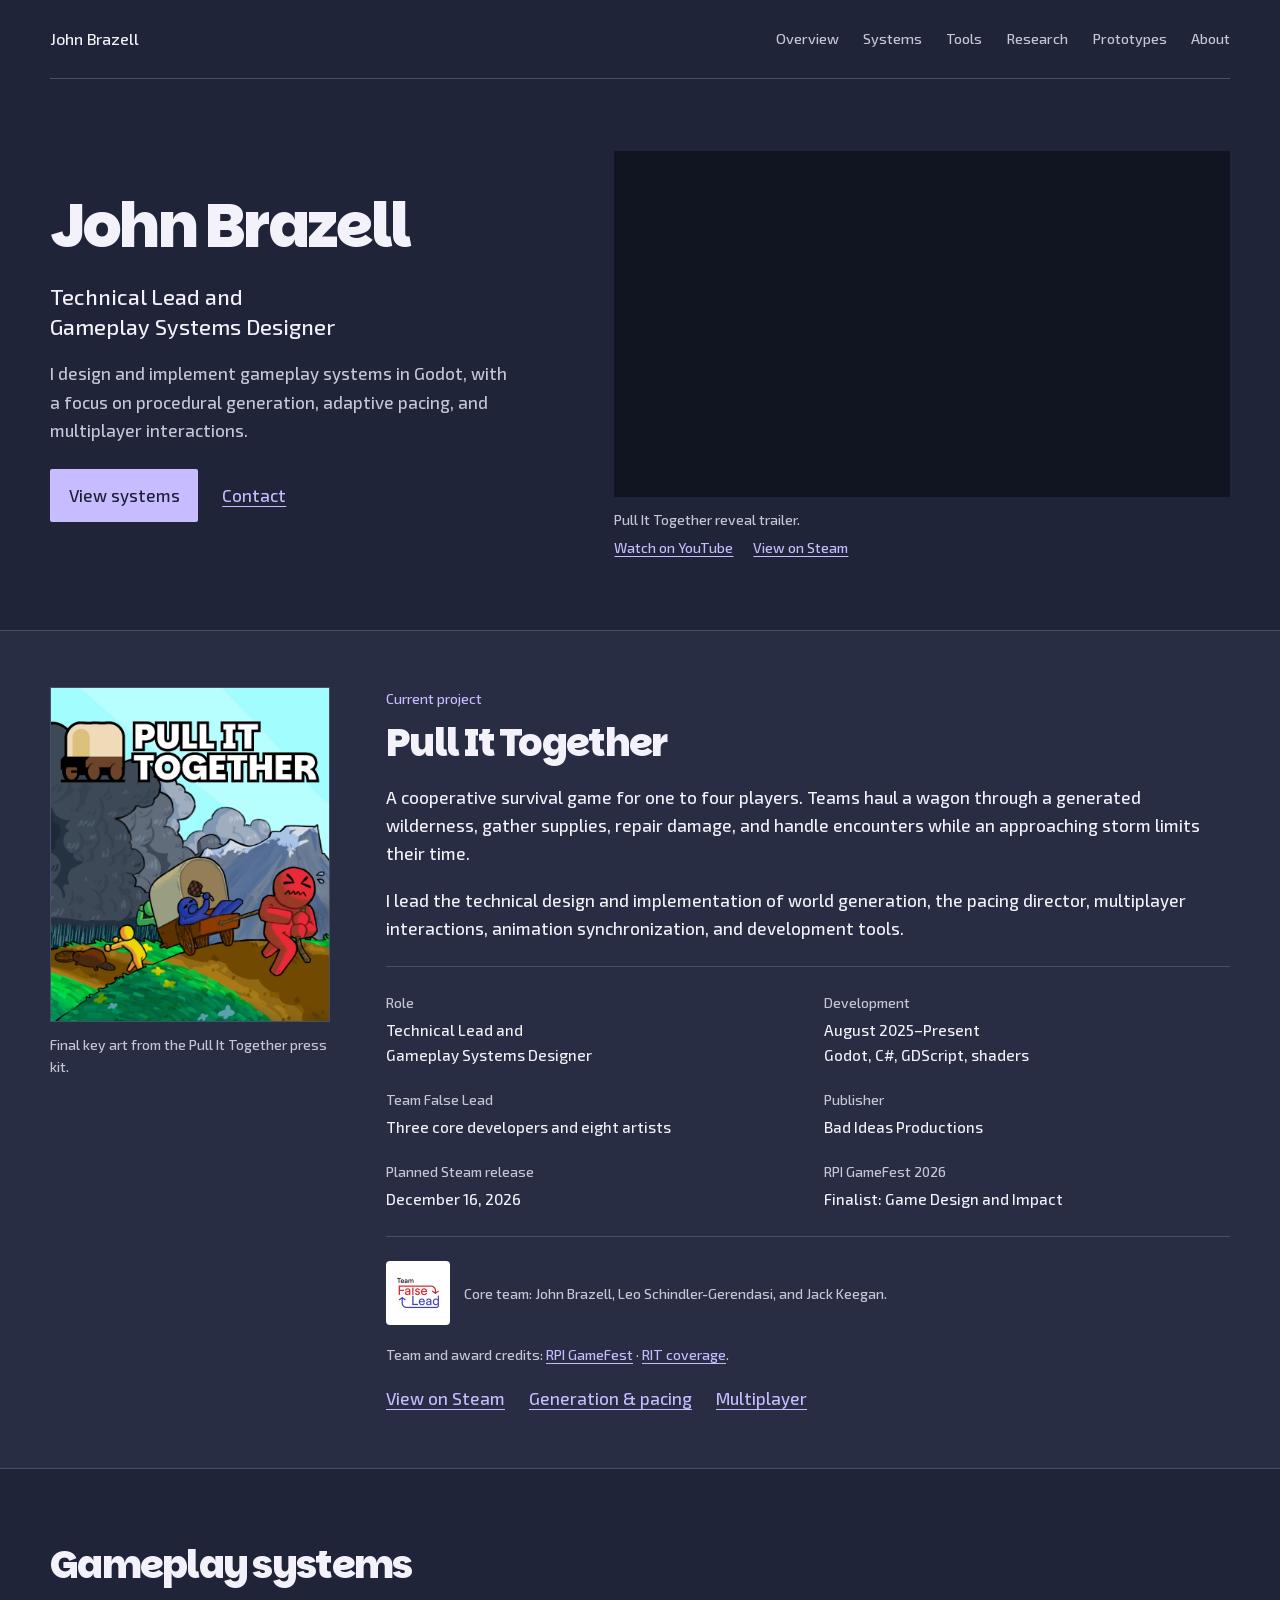
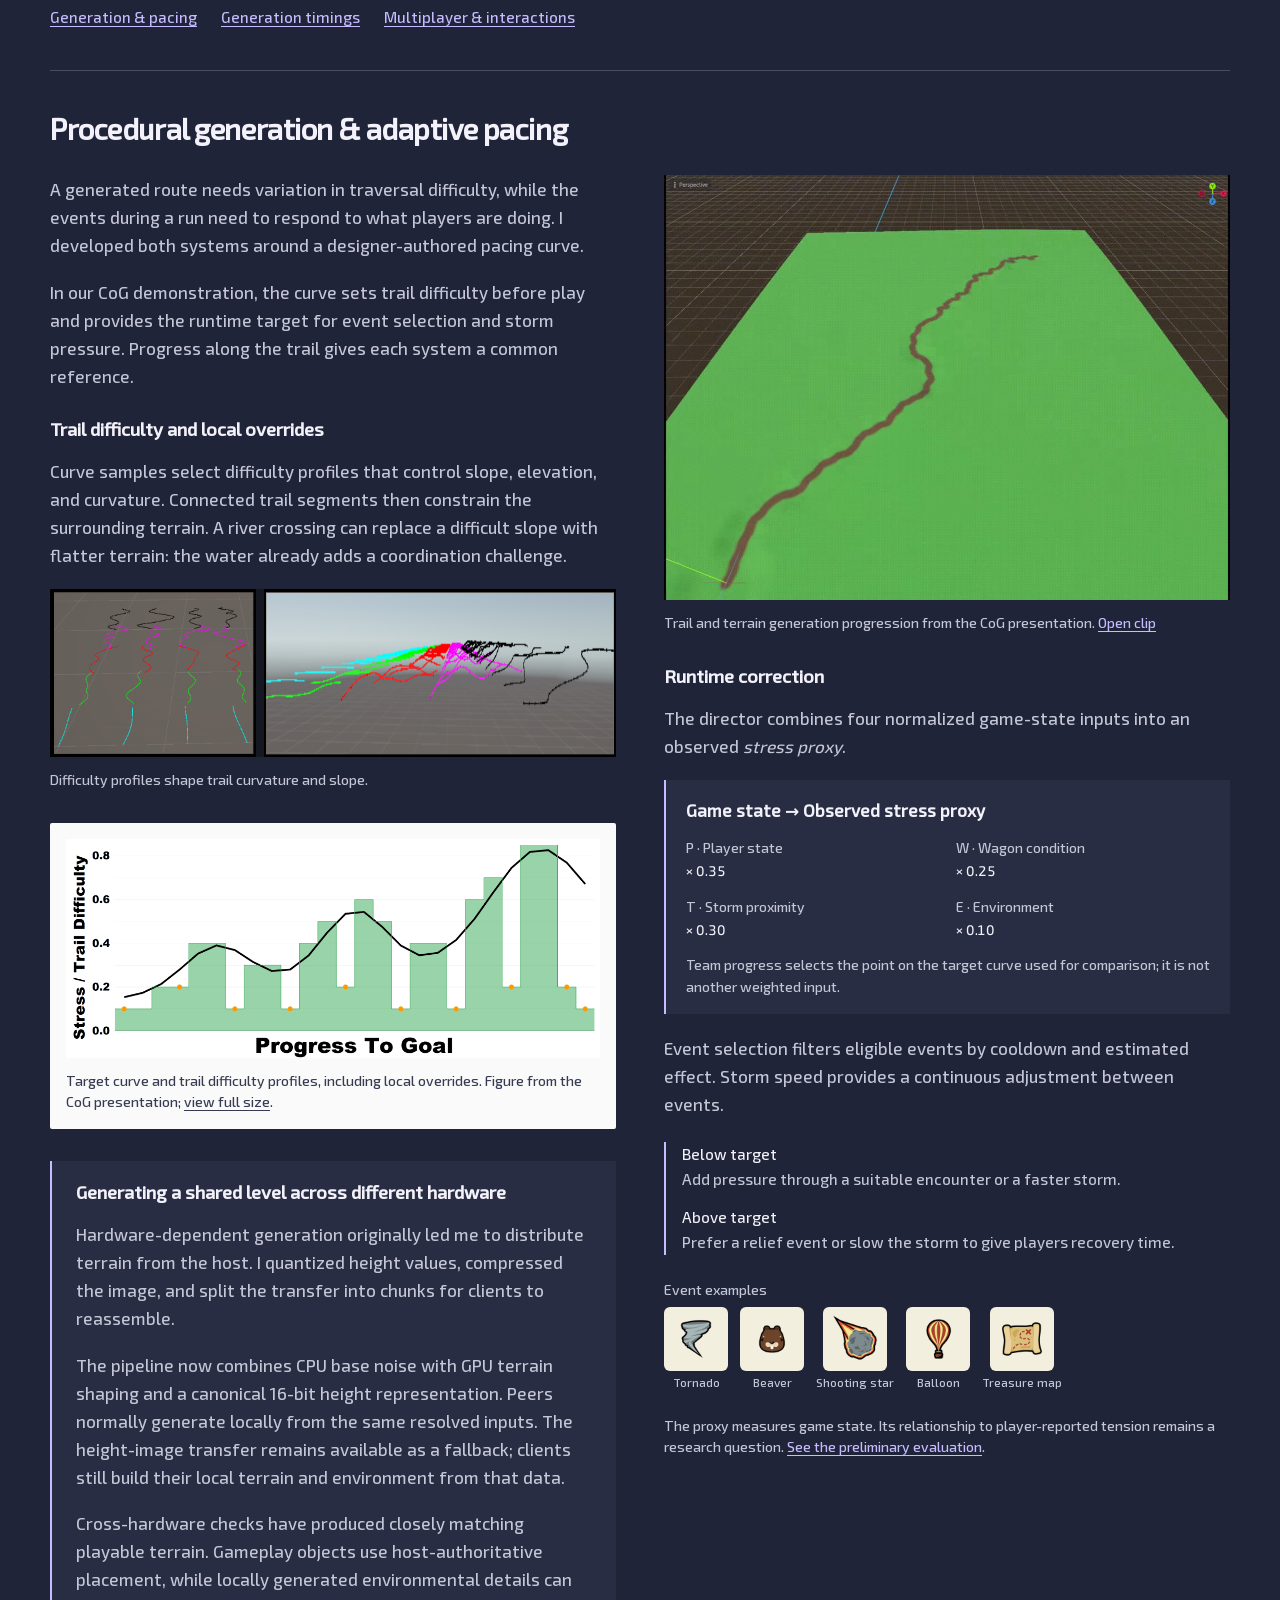
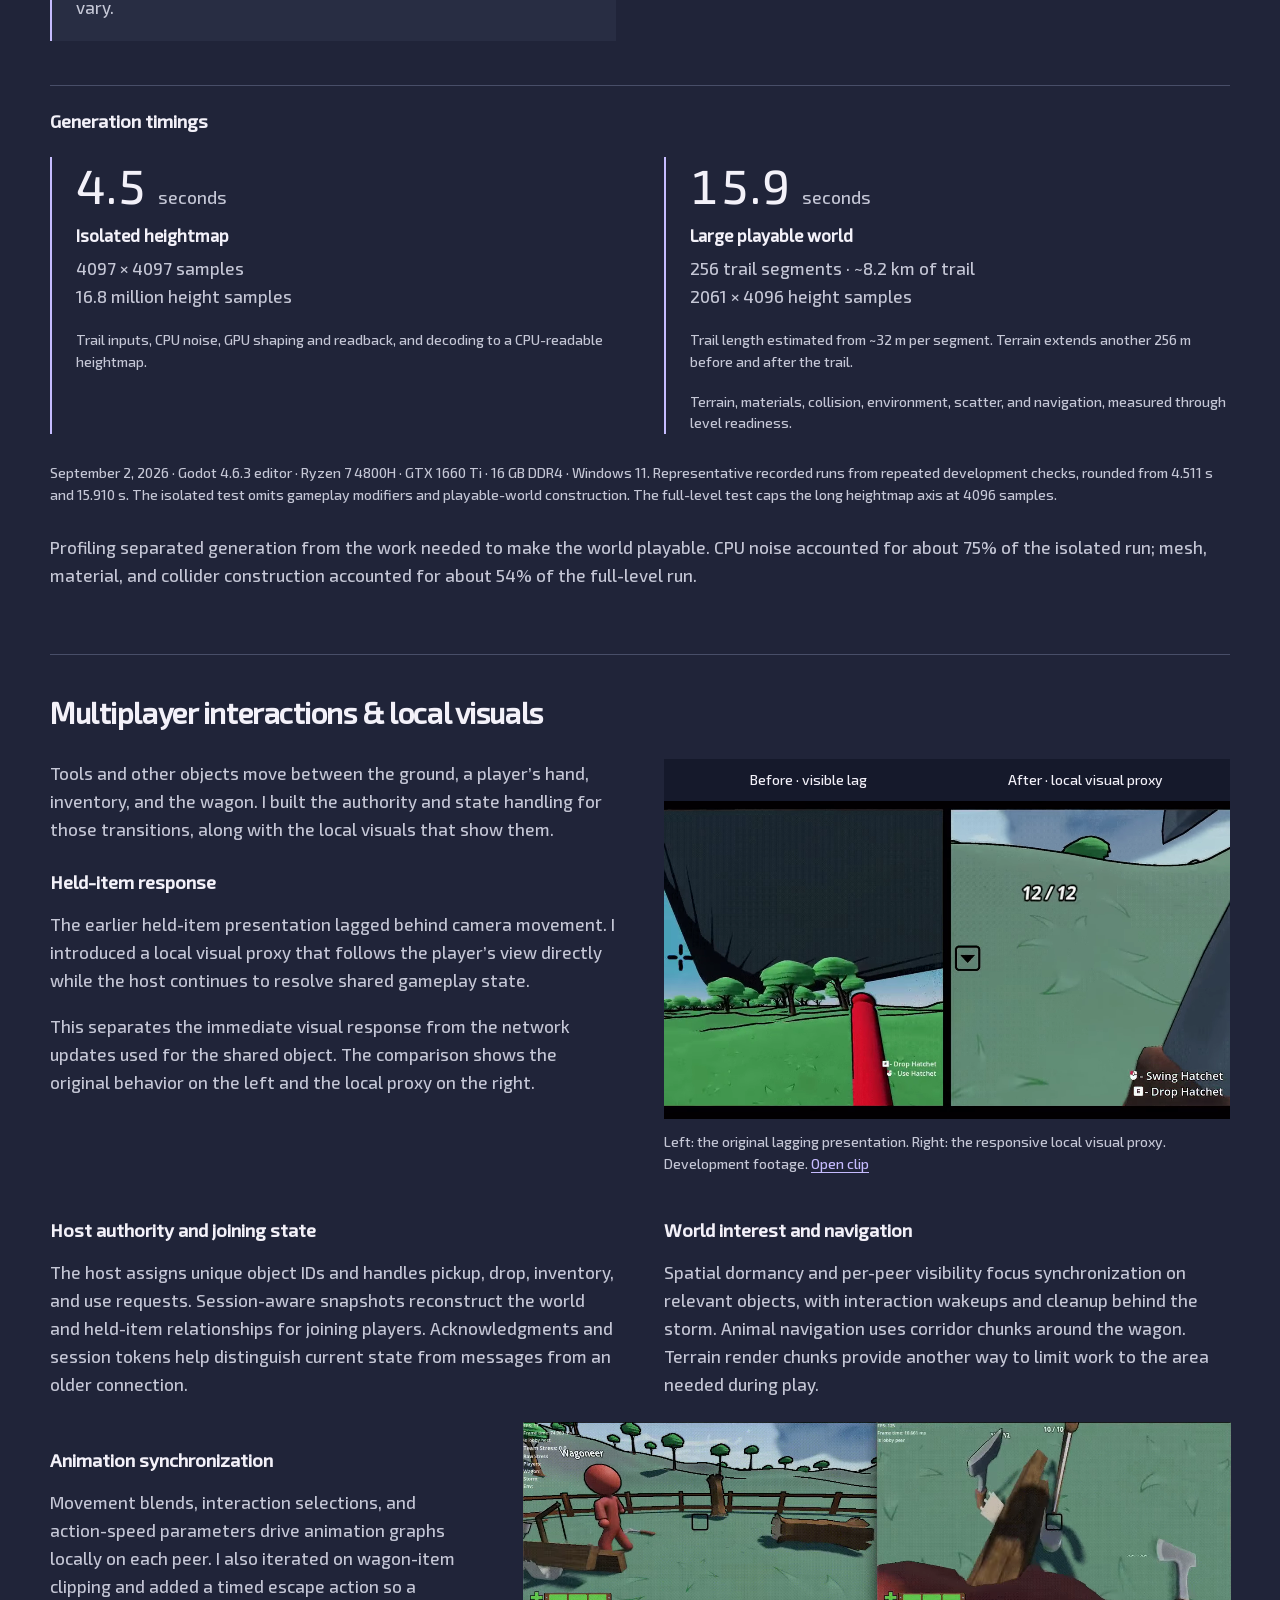
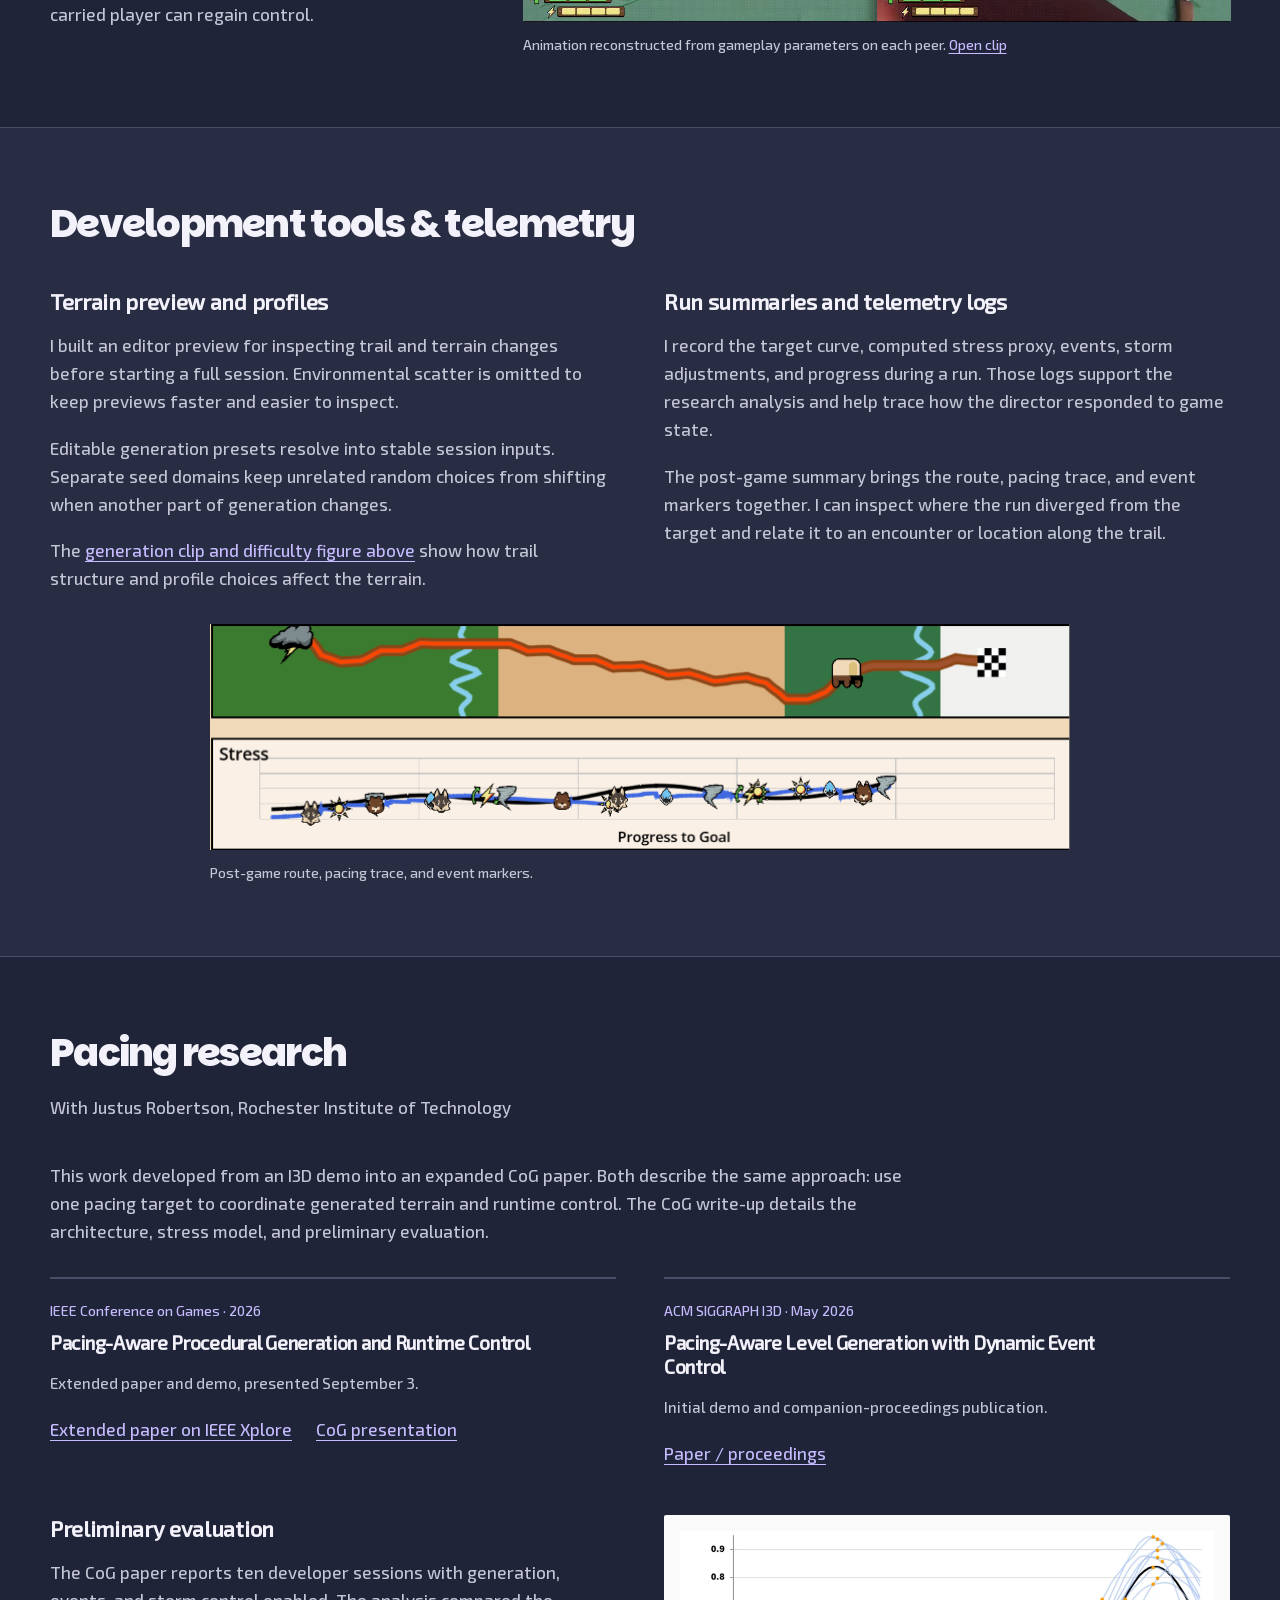
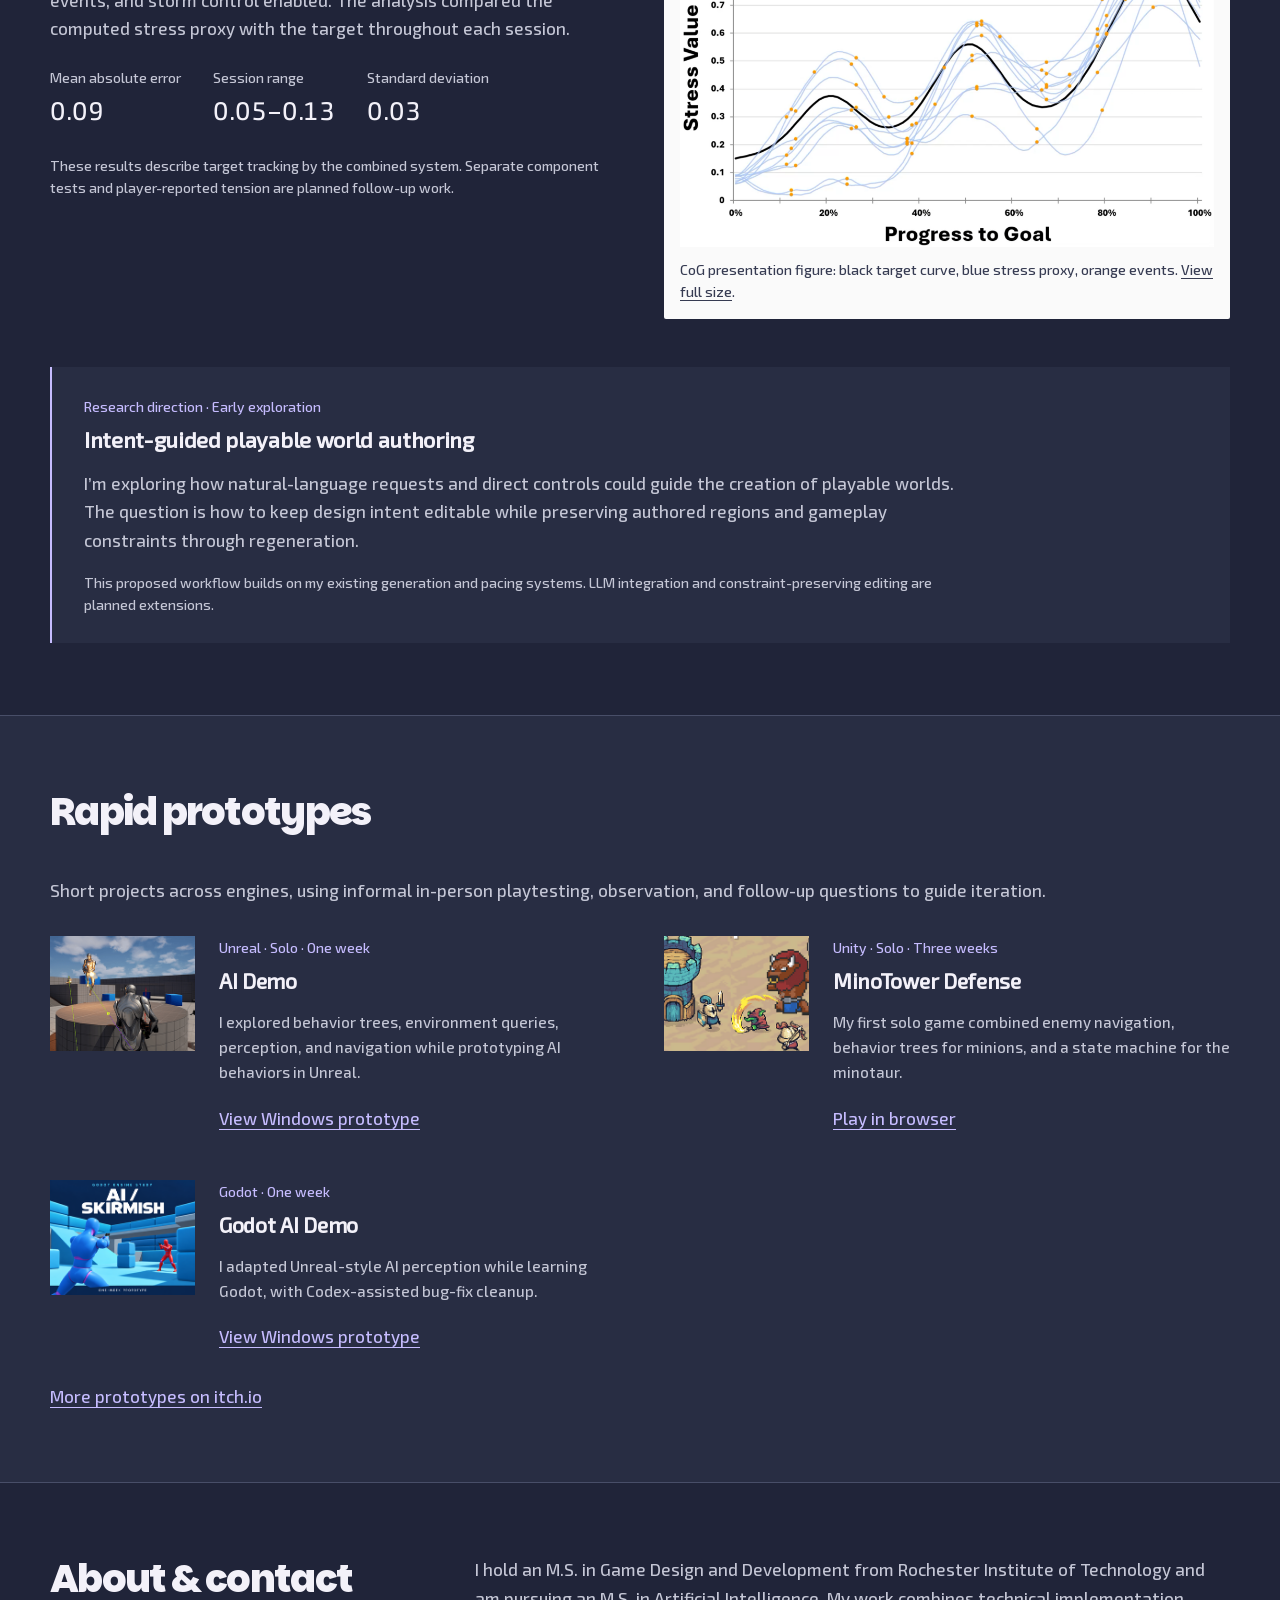
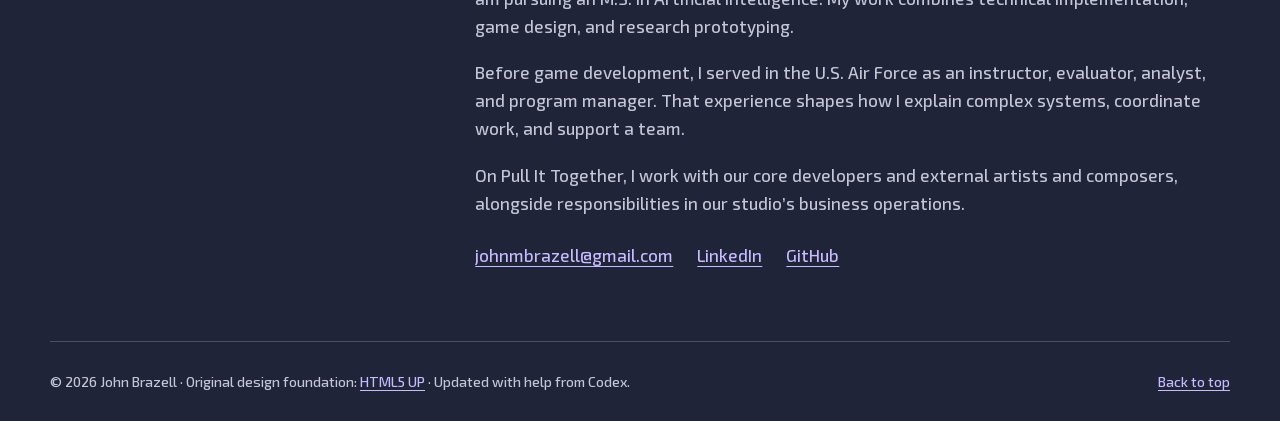
<file: index.html>
<!DOCTYPE html>
<html lang="en">
<head>
  <meta charset="utf-8">
  <meta name="viewport" content="width=device-width, initial-scale=1">
  <title>John Brazell — Technical Lead and Gameplay Systems Designer</title>
  <meta name="description" content="John Brazell’s gameplay development portfolio: procedural generation, adaptive pacing, multiplayer interactions, developer tools, and rapid prototypes.">
  <link rel="canonical" href="https://johnbrazell.github.io/">
  <meta property="og:type" content="website">
  <meta property="og:title" content="John Brazell — Technical Lead and Gameplay Systems Designer">
  <meta property="og:description" content="Game systems, development tools, and pacing research from Pull It Together, alongside Unreal, Unity, and Godot prototypes.">
  <meta property="og:url" content="https://johnbrazell.github.io/">
  <meta property="og:image" content="https://johnbrazell.github.io/assets/media/pull-it-together-social.jpg">
  <meta property="og:image:width" content="1232">
  <meta property="og:image:height" content="706">
  <meta property="og:image:alt" content="Pull It Together final key art: a crew hauls a wagon ahead of a storm">
  <meta name="twitter:card" content="summary_large_image">
  <meta name="twitter:image" content="https://johnbrazell.github.io/assets/media/pull-it-together-social.jpg">
  <meta name="twitter:image:alt" content="Pull It Together final key art: a crew hauls a wagon ahead of a storm">
  <meta name="referrer" content="strict-origin-when-cross-origin">
  <link rel="stylesheet" href="assets/css/custom.css?v=20260915-2">
  <script src="assets/js/portfolio.js?v=20261119-1" defer></script>
</head>
<body>
  <!-- Portfolio originally based on Forty by HTML5 UP, CC BY 3.0. Attribution retained. -->
  <a class="skip-link" href="#main">Skip to content</a>
  <header class="site-header shell">
    <a class="wordmark" href="#hero">John Brazell</a>
    <nav aria-label="Main navigation"><a href="#work">Overview</a><a href="#systems">Systems</a><a href="#tools">Tools</a><a href="#research">Research</a><a href="#prototypes">Prototypes</a><a href="#about">About</a></nav>
  </header>
  <main id="main" tabindex="-1">
    <section class="hero shell" id="hero" aria-labelledby="hero-title">
      <div>
        <h1 id="hero-title">John Brazell</h1>
        <p class="role">Technical Lead and<br>Gameplay Systems Designer</p>
        <p class="intro">I design and implement gameplay systems in Godot, with a focus on procedural generation, adaptive pacing, and multiplayer interactions.</p>
        <div class="inline-links hero-links"><a class="button" href="#systems">View systems</a><a href="mailto:johnmbrazell@gmail.com">Contact</a></div>
      </div>
      <figure>
        <div class="trailer-shell" data-trailer="tTmVbIdu48Q"><a class="trailer-launch" href="https://www.youtube.com/watch?v=tTmVbIdu48Q" aria-label="Play the Pull It Together reveal trailer"><img src="assets/media/pull-it-together-trailer.webp" alt="Pull It Together final key art: a crew hauls a wagon ahead of a storm" width="1280" height="720" fetchpriority="high"><span class="trailer-play"><span aria-hidden="true">▶</span> Play trailer</span></a></div>
        <figcaption>Pull It Together reveal trailer.<span class="media-links"><a href="https://www.youtube.com/watch?v=tTmVbIdu48Q">Watch on YouTube</a><a href="https://store.steampowered.com/app/4458000/Pull_It_Together/">View on Steam</a></span></figcaption>
      </figure>
    </section>

    <section class="band" id="work" aria-labelledby="work-title">
      <div class="shell project-overview" id="overview">
        <figure class="promo-art"><img src="assets/media/pull-it-together-key-art.webp" alt="Pull It Together final key art: a crew pulls and repairs a wagon as a storm approaches" width="748" height="896" loading="lazy" decoding="async"><figcaption>Final key art from the Pull It Together press kit.</figcaption></figure>
        <div>
          <p class="section-label">Current project</p><h2 id="work-title">Pull It Together</h2>
          <p>A cooperative survival game for one to four players. Teams haul a wagon through a generated wilderness, gather supplies, repair damage, and handle encounters while an approaching storm limits their time.</p>
          <p>I lead the technical design and implementation of world generation, the pacing director, multiplayer interactions, animation synchronization, and development tools.</p>
          <dl class="project-facts">
            <div><dt>Role</dt><dd>Technical Lead and<br>Gameplay Systems Designer</dd></div>
            <div><dt>Development</dt><dd>August 2025–Present<br>Godot, C#, GDScript, shaders</dd></div>
            <div><dt>Team False Lead</dt><dd>Three core developers and eight artists</dd></div>
            <div><dt>Publisher</dt><dd>Bad Ideas Productions</dd></div>
            <div><dt>Planned Steam release</dt><dd><time datetime="2026-12-16">December 16, 2026</time></dd></div>
            <div><dt>RPI GameFest 2026</dt><dd>Finalist: Game Design and Impact</dd></div>
          </dl>
          <p class="small team-credit"><img src="assets/media/team-false-lead.webp" alt="Team False Lead logo" width="256" height="256" loading="lazy" decoding="async"><span>Core team: John Brazell, Leo Schindler-Gerendasi, and Jack Keegan.</span></p>
          <p class="small">Team and award credits: <a href="https://gamehub.rpi.edu/gamefest-2026">RPI GameFest</a> · <a href="https://www.rit.edu/news/rit-game-design-students-shine-rpi-gamefest-2026">RIT coverage</a>.</p>
          <div class="inline-links"><a href="https://store.steampowered.com/app/4458000/Pull_It_Together/">View on Steam</a><a href="#procgen">Generation &amp; pacing</a><a href="#replication">Multiplayer</a></div>
        </div>
      </div>
    </section>

    <section class="shell section" id="systems" aria-labelledby="systems-title">
      <header class="section-heading"><h2 id="systems-title">Gameplay systems</h2><nav class="section-nav" aria-label="Gameplay systems"><a href="#procgen">Generation &amp; pacing</a><a href="#performance">Generation timings</a><a href="#replication">Multiplayer &amp; interactions</a></nav></header>
      <article id="procgen" class="system-article">
        <h3>Procedural generation &amp; adaptive pacing</h3>
        <div class="split generation-columns">
          <div id="stress-director">
            <p>A generated route needs variation in traversal difficulty, while the events during a run need to respond to what players are doing. I developed both systems around a designer-authored pacing curve.</p>
            <p>In our CoG demonstration, the curve sets trail difficulty before play and provides the runtime target for event selection and storm pressure. Progress along the trail gives each system a common reference.</p>
            <h4>Trail difficulty and local overrides</h4>
            <p>Curve samples select difficulty profiles that control slope, elevation, and curvature. Connected trail segments then constrain the surrounding terrain. A river crossing can replace a difficult slope with flatter terrain: the water already adds a coordination challenge.</p>
            <figure class="trail-profiles">
              <div class="profile-images"><img src="assets/media/trail-profiles-top.webp" alt="Four generated trails seen from above, with colored sections showing difficulty profiles" width="318" height="259" loading="lazy" decoding="async"><img src="assets/media/trail-profiles-side.webp" alt="Side view of generated trails showing slope and elevation across colored difficulty profiles" width="542" height="258" loading="lazy" decoding="async"></div>
              <figcaption>Difficulty profiles shape trail curvature and slope.</figcaption>
            </figure>
            <figure class="light-figure generation-graph">
              <a href="assets/media/pacing-generation.png" aria-label="Open the pacing and trail difficulty figure at full size"><img src="assets/media/pacing-generation.png" alt="Black target pacing curve above green trail difficulty values, with low-difficulty overrides at selected locations" width="2048" height="840" loading="lazy" decoding="async"></a>
              <figcaption>Target curve and trail difficulty profiles, including local overrides. Figure from the CoG presentation; <a href="assets/media/pacing-generation.png">view full size</a>.</figcaption>
            </figure>
            <section class="engineering-note" aria-labelledby="generation-clients">
              <h4 id="generation-clients">Generating a shared level across different hardware</h4>
              <p>Hardware-dependent generation originally led me to distribute terrain from the host. I quantized height values, compressed the image, and split the transfer into chunks for clients to reassemble.</p>
              <p>The pipeline now combines CPU base noise with GPU terrain shaping and a canonical 16-bit height representation. Peers normally generate locally from the same resolved inputs. The height-image transfer remains available as a fallback; clients still build their local terrain and environment from that data.</p>
              <p>Cross-hardware checks have produced closely matching playable terrain. Gameplay objects use host-authoritative placement, while locally generated environmental details can vary.</p>
            </section>
          </div>
          <div class="runtime-column">
          <figure>
            <video controls autoplay muted loop playsinline preload="metadata" poster="assets/media/world-preview.webp" width="1000" height="750" aria-label="Trail and terrain generation progression">
              <source src="assets/media/world-preview.webm" type="video/webm"><source src="assets/media/world-preview.mp4" type="video/mp4"><a href="assets/media/world-preview.mp4">Watch the generation progression</a>
            </video>
            <figcaption>Trail and terrain generation progression from the CoG presentation. <a href="assets/media/world-preview.mp4">Open clip</a></figcaption>
          </figure>
          <section class="runtime-correction" aria-label="Runtime correction">
            <h4>Runtime correction</h4>
            <p>The director combines four normalized game-state inputs into an observed <em>stress proxy</em>.</p>
            <div class="stress-model">
              <p class="stress-flow">Game state <span aria-hidden="true">→</span> Observed stress proxy</p>
              <dl class="stress-weights"><div><dt>P · Player state</dt><dd>× 0.35</dd></div><div><dt>W · Wagon condition</dt><dd>× 0.25</dd></div><div><dt>T · Storm proximity</dt><dd>× 0.30</dd></div><div><dt>E · Environment</dt><dd>× 0.10</dd></div></dl>
              <p class="small">Team progress selects the point on the target curve used for comparison; it is not another weighted input.</p>
            </div>
            <p>Event selection filters eligible events by cooldown and estimated effect. Storm speed provides a continuous adjustment between events.</p>
            <dl class="control-rules"><div><dt>Below target</dt><dd>Add pressure through a suitable encounter or a faster storm.</dd></div><div><dt>Above target</dt><dd>Prefer a relief event or slow the storm to give players recovery time.</dd></div></dl>
            <div class="director-icons" aria-label="Examples of game events">
              <div><p class="small">Event examples</p><ul class="icon-list"><li><img src="assets/media/icon-tornado.webp" alt="Tornado" width="192" height="192" loading="lazy"><span>Tornado</span></li><li><img src="assets/media/icon-beaver.webp" alt="Beaver" width="192" height="192" loading="lazy"><span>Beaver</span></li><li><img src="assets/media/icon-shooting-star.webp" alt="Shooting star" width="192" height="192" loading="lazy"><span>Shooting star</span></li><li><img src="assets/media/icon-balloon.webp" alt="Balloon" width="192" height="192" loading="lazy"><span>Balloon</span></li><li><img src="assets/media/icon-treasure-map.webp" alt="Treasure map" width="192" height="192" loading="lazy"><span>Treasure map</span></li></ul></div>
            </div>
            <p class="small">The proxy measures game state. Its relationship to player-reported tension remains a research question. <a href="#evaluation">See the preliminary evaluation</a>.</p>
          </section>
          </div>
        </div>
        <section class="performance" id="performance" aria-labelledby="performance-title">
          <h4 id="performance-title">Generation timings</h4>
          <div class="benchmark-grid">
            <div><p class="timing">4.5 <span>seconds</span></p><h5>Isolated heightmap</h5><p>4097 × 4097 samples<br>16.8 million height samples</p><p class="small">Trail inputs, CPU noise, GPU shaping and readback, and decoding to a CPU-readable heightmap.</p></div>
            <div><p class="timing">15.9 <span>seconds</span></p><h5>Large playable world</h5><p>256 trail segments · ~8.2 km of trail<br>2061 × 4096 height samples</p><p class="small">Trail length estimated from ~32 m per segment. Terrain extends another 256 m before and after the trail.</p><p class="small">Terrain, materials, collision, environment, scatter, and navigation, measured through level readiness.</p></div>
          </div>
          <p class="small benchmark-context">September 2, 2026 · Godot 4.6.3 editor · Ryzen 7 4800H · GTX 1660 Ti · 16 GB DDR4 · Windows 11. Representative recorded runs from repeated development checks, rounded from 4.511 s and 15.910 s. The isolated test omits gameplay modifiers and playable-world construction. The full-level test caps the long heightmap axis at 4096 samples.</p>
          <p>Profiling separated generation from the work needed to make the world playable. CPU noise accounted for about 75% of the isolated run; mesh, material, and collider construction accounted for about 54% of the full-level run.</p>
        </section>
      </article>
      <article id="replication" class="system-article">
        <h3>Multiplayer interactions &amp; local visuals</h3>
        <div class="split">
          <div>
            <p>Tools and other objects move between the ground, a player’s hand, inventory, and the wagon. I built the authority and state handling for those transitions, along with the local visuals that show them.</p>
            <h4>Held-item response</h4>
            <p>The earlier held-item presentation lagged behind camera movement. I introduced a local visual proxy that follows the player’s view directly while the host continues to resolve shared gameplay state.</p>
            <p>This separates the immediate visual response from the network updates used for the shared object. The comparison shows the original behavior on the left and the local proxy on the right.</p>
          </div>
          <figure>
            <div class="comparison-labels" aria-hidden="true"><span>Before · visible lag</span><span>After · local visual proxy</span></div>
            <video controls autoplay muted loop playsinline preload="metadata" poster="assets/media/held-items.webp" width="1280" height="720" aria-label="Held-item comparison: old lagging behavior on the left, responsive local visual proxy on the right">
              <source src="assets/media/held-items.webm" type="video/webm"><source src="assets/media/held-items.mp4" type="video/mp4"><a href="assets/media/held-items.mp4">Watch the held-item comparison</a>
            </video>
            <figcaption>Left: the original lagging presentation. Right: the responsive local visual proxy. Development footage. <a href="assets/media/held-items.mp4">Open clip</a></figcaption>
          </figure>
        </div>
        <div class="text-columns">
          <section><h4>Host authority and joining state</h4><p>The host assigns unique object IDs and handles pickup, drop, inventory, and use requests. Session-aware snapshots reconstruct the world and held-item relationships for joining players. Acknowledgments and session tokens help distinguish current state from messages from an older connection.</p></section>
          <section id="additional"><h4>World interest and navigation</h4><p>Spatial dormancy and per-peer visibility focus synchronization on relevant objects, with interaction wakeups and cleanup behind the storm. Animal navigation uses corridor chunks around the wagon. Terrain render chunks provide another way to limit work to the area needed during play.</p></section>
        </div>
        <section id="animation" class="animation-example">
          <div><h4>Animation synchronization</h4><p>Movement blends, interaction selections, and action-speed parameters drive animation graphs locally on each peer. I also iterated on wagon-item clipping and added a timed escape action so a carried player can regain control.</p></div>
          <figure><video controls autoplay muted loop playsinline preload="metadata" poster="assets/media/animation.webp" width="1600" height="452" aria-label="Side-by-side networked player animation"><source src="assets/media/animation.webm" type="video/webm"><source src="assets/media/animation.mp4" type="video/mp4"><a href="assets/media/animation.mp4">Watch networked animation</a></video><figcaption>Animation reconstructed from gameplay parameters on each peer. <a href="assets/media/animation.mp4">Open clip</a></figcaption></figure>
        </section>
      </article>
    </section>

    <section class="band" id="tools" aria-labelledby="tools-title"><div class="shell section" id="tools-and-evidence">
      <header class="section-heading"><h2 id="tools-title">Development tools &amp; telemetry</h2></header>
      <div class="split tools-row">
        <div><h3>Terrain preview and profiles</h3><p>I built an editor preview for inspecting trail and terrain changes before starting a full session. Environmental scatter is omitted to keep previews faster and easier to inspect.</p><p>Editable generation presets resolve into stable session inputs. Separate seed domains keep unrelated random choices from shifting when another part of generation changes.</p><p>The <a href="#procgen">generation clip and difficulty figure above</a> show how trail structure and profile choices affect the terrain.</p></div>
        <div><h3>Run summaries and telemetry logs</h3><p>I record the target curve, computed stress proxy, events, storm adjustments, and progress during a run. Those logs support the research analysis and help trace how the director responded to game state.</p><p>The post-game summary brings the route, pacing trace, and event markers together. I can inspect where the run diverged from the target and relate it to an encounter or location along the trail.</p></div>
      </div>
      <figure class="summary-figure"><img src="assets/media/post-game-summary.webp" alt="Post-game summary with a trail map above black and blue pacing traces and event icons positioned along progress to goal" width="856" height="225" loading="lazy" decoding="async"><figcaption>Post-game route, pacing trace, and event markers.</figcaption></figure>
    </div></section>

    <section class="shell section" id="research" aria-labelledby="research-title">
      <header class="section-heading"><h2 id="research-title">Pacing research</h2><p>With Justus Robertson, Rochester Institute of Technology</p></header>
      <p class="research-intro">This work developed from an I3D demo into an expanded CoG paper. Both describe the same approach: use one pacing target to coordinate generated terrain and runtime control. The CoG write-up details the architecture, stress model, and preliminary evaluation.</p>
      <ol class="publication-history">
        <li><p class="publication-venue">IEEE Conference on Games · 2026</p><h3>Pacing-Aware Procedural Generation and Runtime Control</h3><p>Extended paper and demo, presented September 3.</p><div class="inline-links"><a href="https://ieeexplore.ieee.org/document/11778894/">Extended paper on IEEE Xplore</a><a href="https://docs.google.com/presentation/d/1fP0E25BEL8_ynqduKgfCoFmk-GsYpv0kotvUB8F-1J0/edit?usp=sharing">CoG presentation</a></div></li>
        <li><p class="publication-venue">ACM SIGGRAPH I3D · May 2026</p><h3>Pacing-Aware Level Generation with Dynamic Event Control</h3><p>Initial demo and companion-proceedings publication.</p><a href="https://dl.acm.org/doi/10.1145/3807895.3807929">Paper / proceedings</a></li>
      </ol>
      <section id="evaluation" class="split evaluation">
        <div><h3>Preliminary evaluation</h3><p>The CoG paper reports ten developer sessions with generation, events, and storm control enabled. The analysis compared the computed stress proxy with the target throughout each session.</p><dl class="evaluation-results"><div><dt>Mean absolute error</dt><dd>0.09</dd></div><div><dt>Session range</dt><dd>0.05–0.13</dd></div><div><dt>Standard deviation</dt><dd>0.03</dd></div></dl><p class="small">These results describe target tracking by the combined system. Separate component tests and player-reported tension are planned follow-up work.</p></div>
        <figure class="light-figure"><a href="assets/media/pacing-evaluation.png" aria-label="Open the CoG pacing evaluation figure at full size"><img src="assets/media/pacing-evaluation.png" alt="CoG evaluation figure with a black target pacing curve, blue computed stress trace, and orange event markers across progress to goal" width="2048" height="1214" loading="lazy" decoding="async"></a><figcaption>CoG presentation figure: black target curve, blue stress proxy, orange events. <a href="assets/media/pacing-evaluation.png">View full size</a>.</figcaption></figure>
      </section>
      <aside class="research-direction"><p class="section-label">Research direction · Early exploration</p><h3>Intent-guided playable world authoring</h3><p>I’m exploring how natural-language requests and direct controls could guide the creation of playable worlds. The question is how to keep design intent editable while preserving authored regions and gameplay constraints through regeneration.</p><p class="small">This proposed workflow builds on my existing generation and pacing systems. LLM integration and constraint-preserving editing are planned extensions.</p></aside>
    </section>

    <section class="band" id="prototypes" aria-labelledby="prototypes-title"><div class="shell section">
      <header class="section-heading"><h2 id="prototypes-title">Rapid prototypes</h2></header>
      <p class="prototype-intro">Short projects across engines, using informal in-person playtesting, observation, and follow-up questions to guide iteration.</p>
      <div class="prototype-grid">
        <article><a class="prototype-image" href="https://johnbrazell.itch.io/ai-demo"><img src="assets/media/prototype-unreal.png" alt="Unreal AI Demo project artwork" width="315" height="250" loading="lazy" decoding="async"></a><div><p class="section-label">Unreal · Solo · One week</p><h3>AI Demo</h3><p>I explored behavior trees, environment queries, perception, and navigation while prototyping AI behaviors in Unreal.</p><a href="https://johnbrazell.itch.io/ai-demo">View Windows prototype</a></div></article>
        <article><a class="prototype-image" href="https://johnbrazell.itch.io/minotower-defense"><img src="assets/media/prototype-minotower.png" alt="MinoTower Defense project artwork" width="315" height="250" loading="lazy" decoding="async"></a><div><p class="section-label">Unity · Solo · Three weeks</p><h3>MinoTower Defense</h3><p>My first solo game combined enemy navigation, behavior trees for minions, and a state machine for the minotaur.</p><a href="https://johnbrazell.itch.io/minotower-defense">Play in browser</a></div></article>
        <article><a class="prototype-image" href="https://johnbrazell.itch.io/ai-demo-godot"><img src="assets/media/prototype-godot.png" alt="Godot AI Demo cover: blue and red characters in a skirmish arena" width="315" height="250" loading="lazy" decoding="async"></a><div><p class="section-label">Godot · One week</p><h3>Godot AI Demo</h3><p>I adapted Unreal-style AI perception while learning Godot, with Codex-assisted bug-fix cleanup.</p><a href="https://johnbrazell.itch.io/ai-demo-godot">View Windows prototype</a></div></article>
      </div>
      <p class="archive-link"><a href="https://johnbrazell.itch.io/">More prototypes on itch.io</a></p>
    </div></section>

    <section class="shell section about" id="about" aria-labelledby="about-title"><h2 id="about-title">About &amp; contact</h2><div><p>I hold an M.S. in Game Design and Development from Rochester Institute of Technology and am pursuing an M.S. in Artificial Intelligence. My work combines technical implementation, game design, and research prototyping.</p><p>Before game development, I served in the U.S. Air Force as an instructor, evaluator, analyst, and program manager. That experience shapes how I explain complex systems, coordinate work, and support a team.</p><p>On Pull It Together, I work with our core developers and external artists and composers, alongside responsibilities in our studio’s business operations.</p><div class="inline-links contact-links"><a href="mailto:johnmbrazell@gmail.com">johnmbrazell@gmail.com</a><a href="https://www.linkedin.com/in/john-brazell/">LinkedIn</a><a href="https://github.com/johnbrazell">GitHub</a></div></div></section>
  </main>
  <footer class="site-footer shell"><p>© 2026 John Brazell · Original design foundation: <a href="https://html5up.net">HTML5 UP</a> · Updated with help from Codex.</p><a href="#hero">Back to top</a></footer>
</body>
</html>
</file>
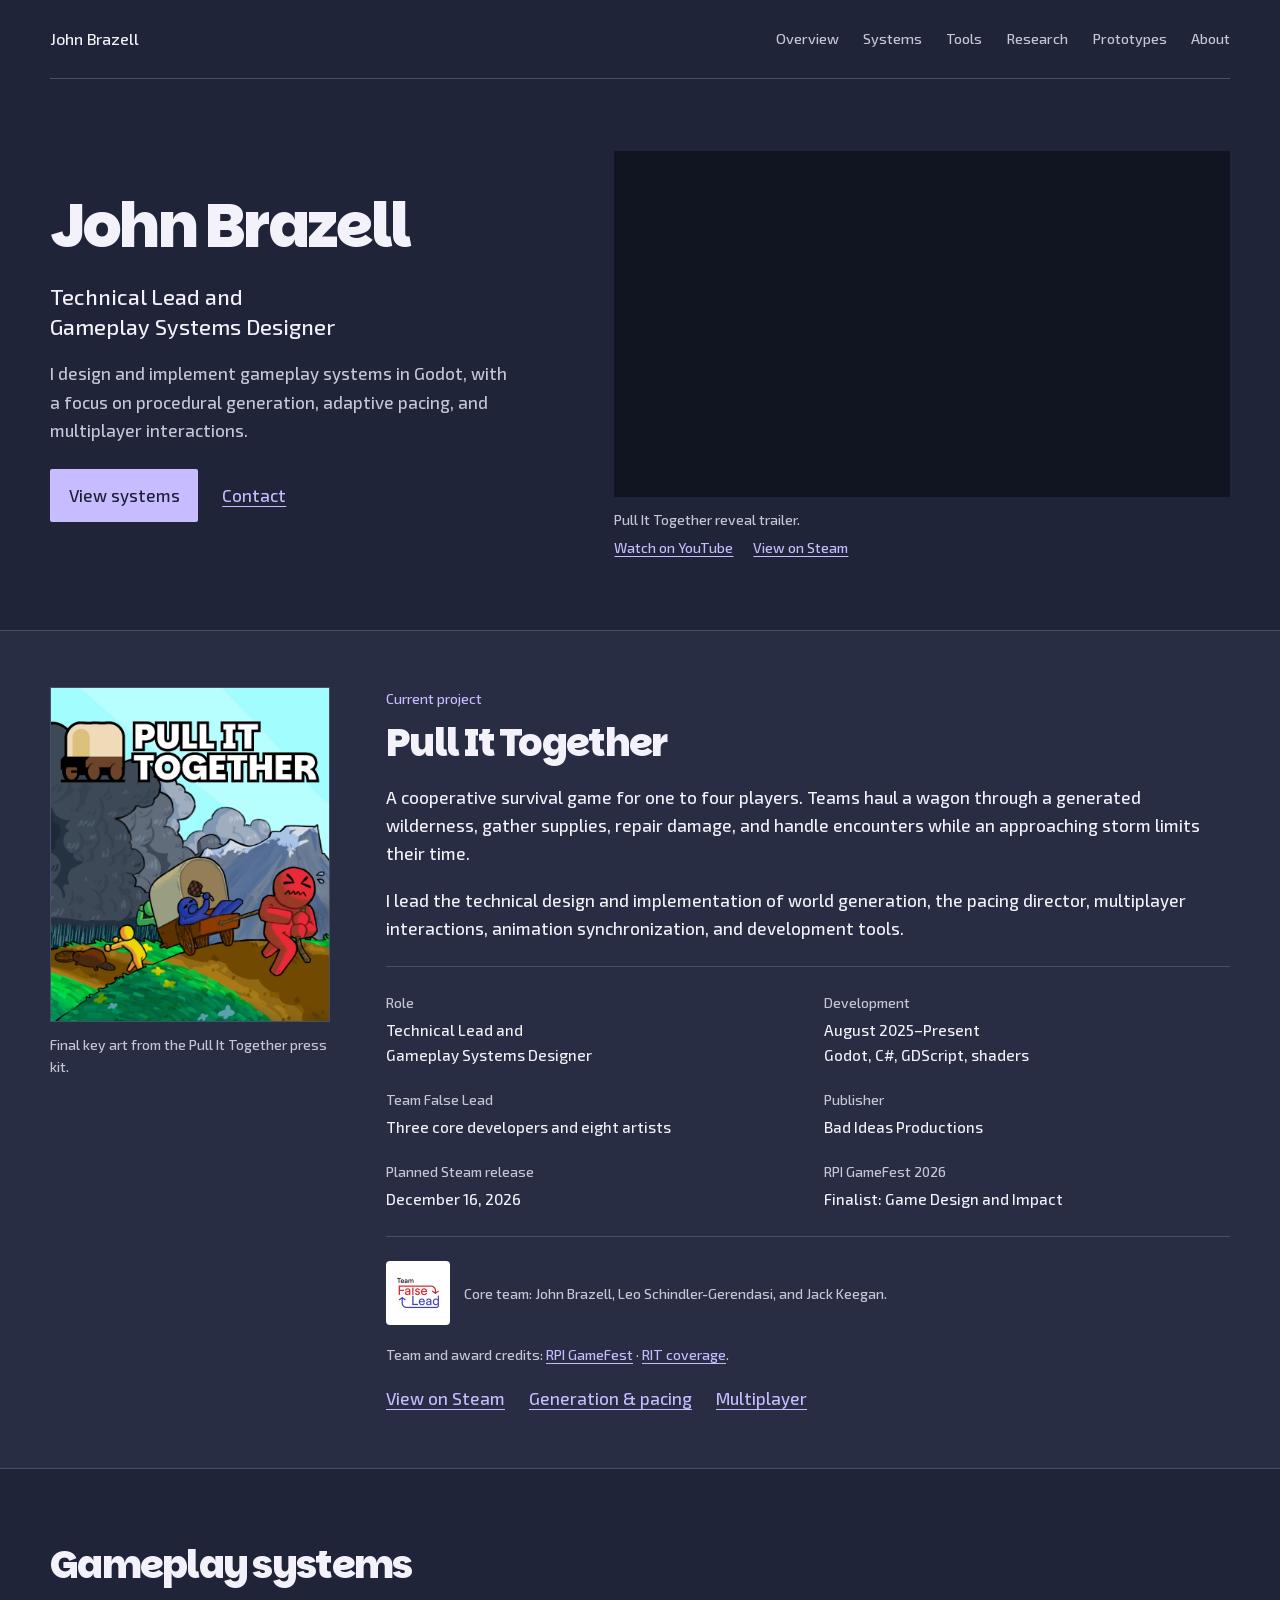
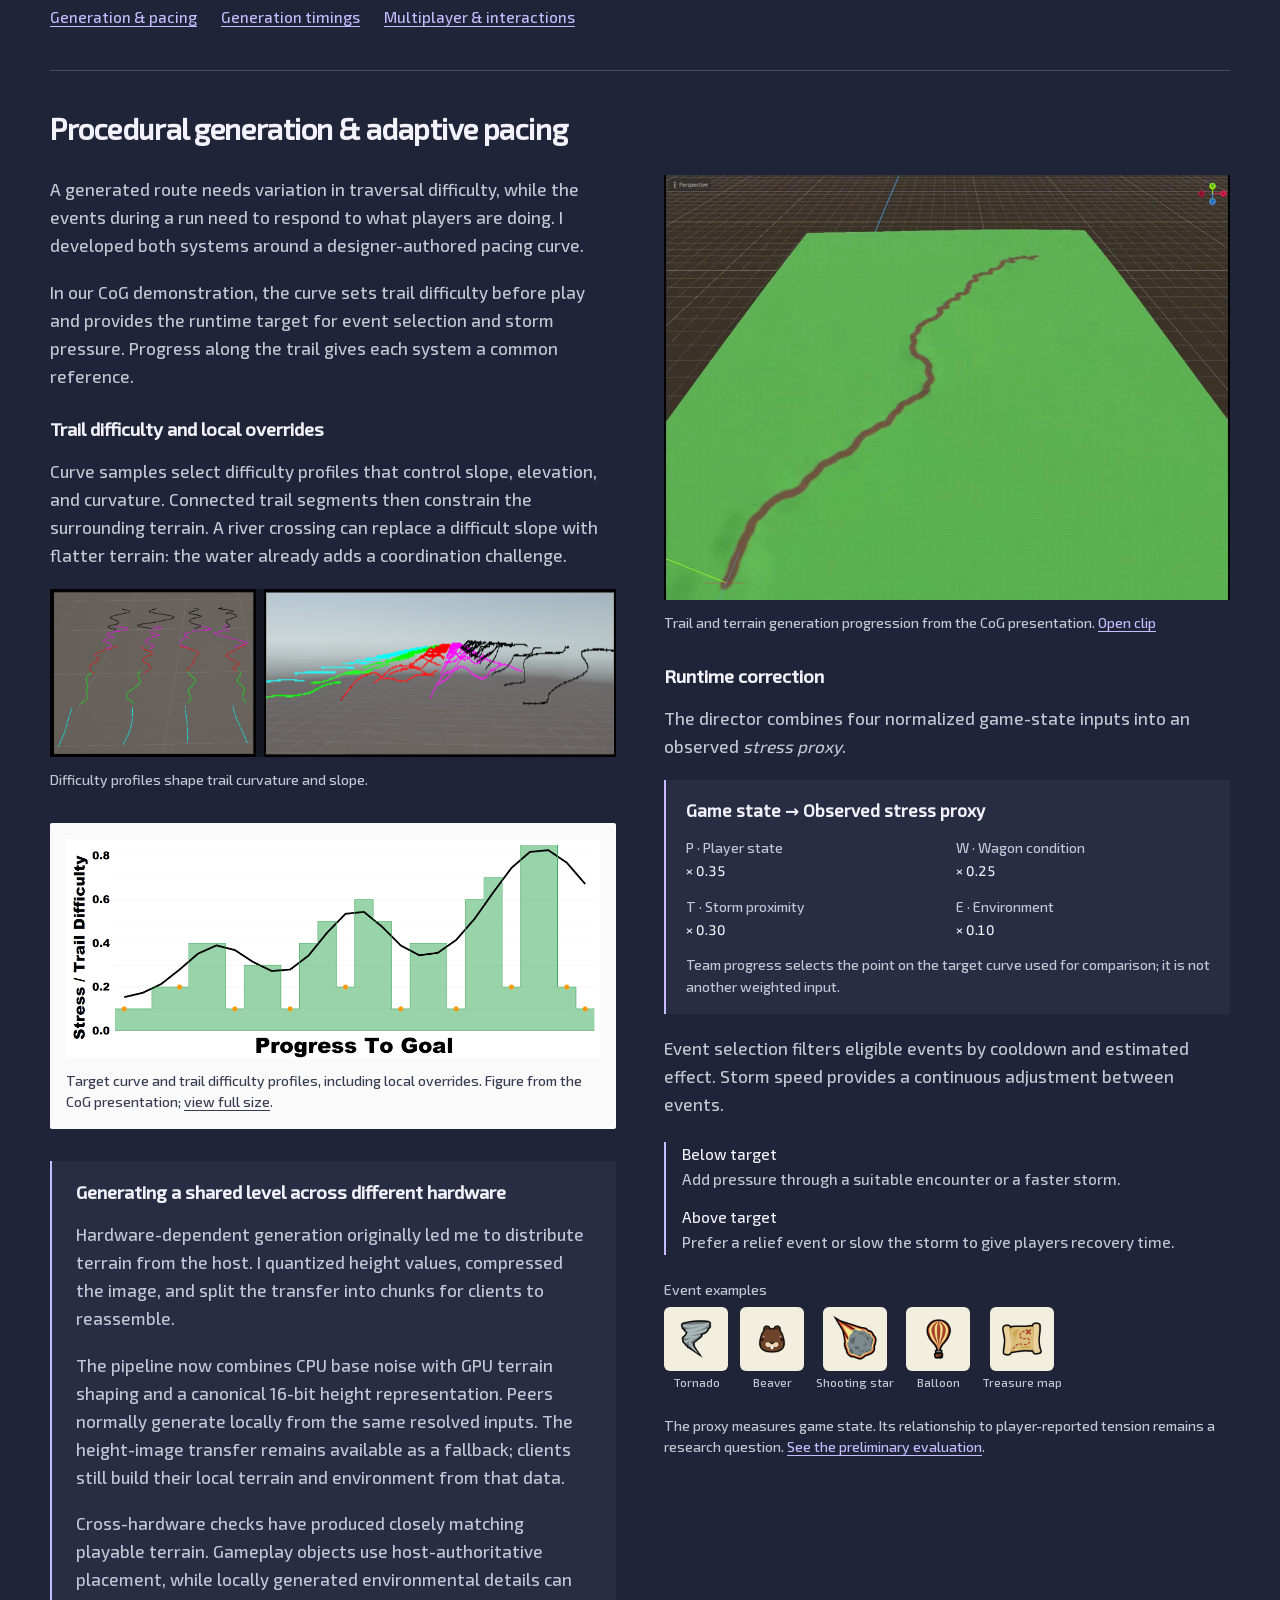
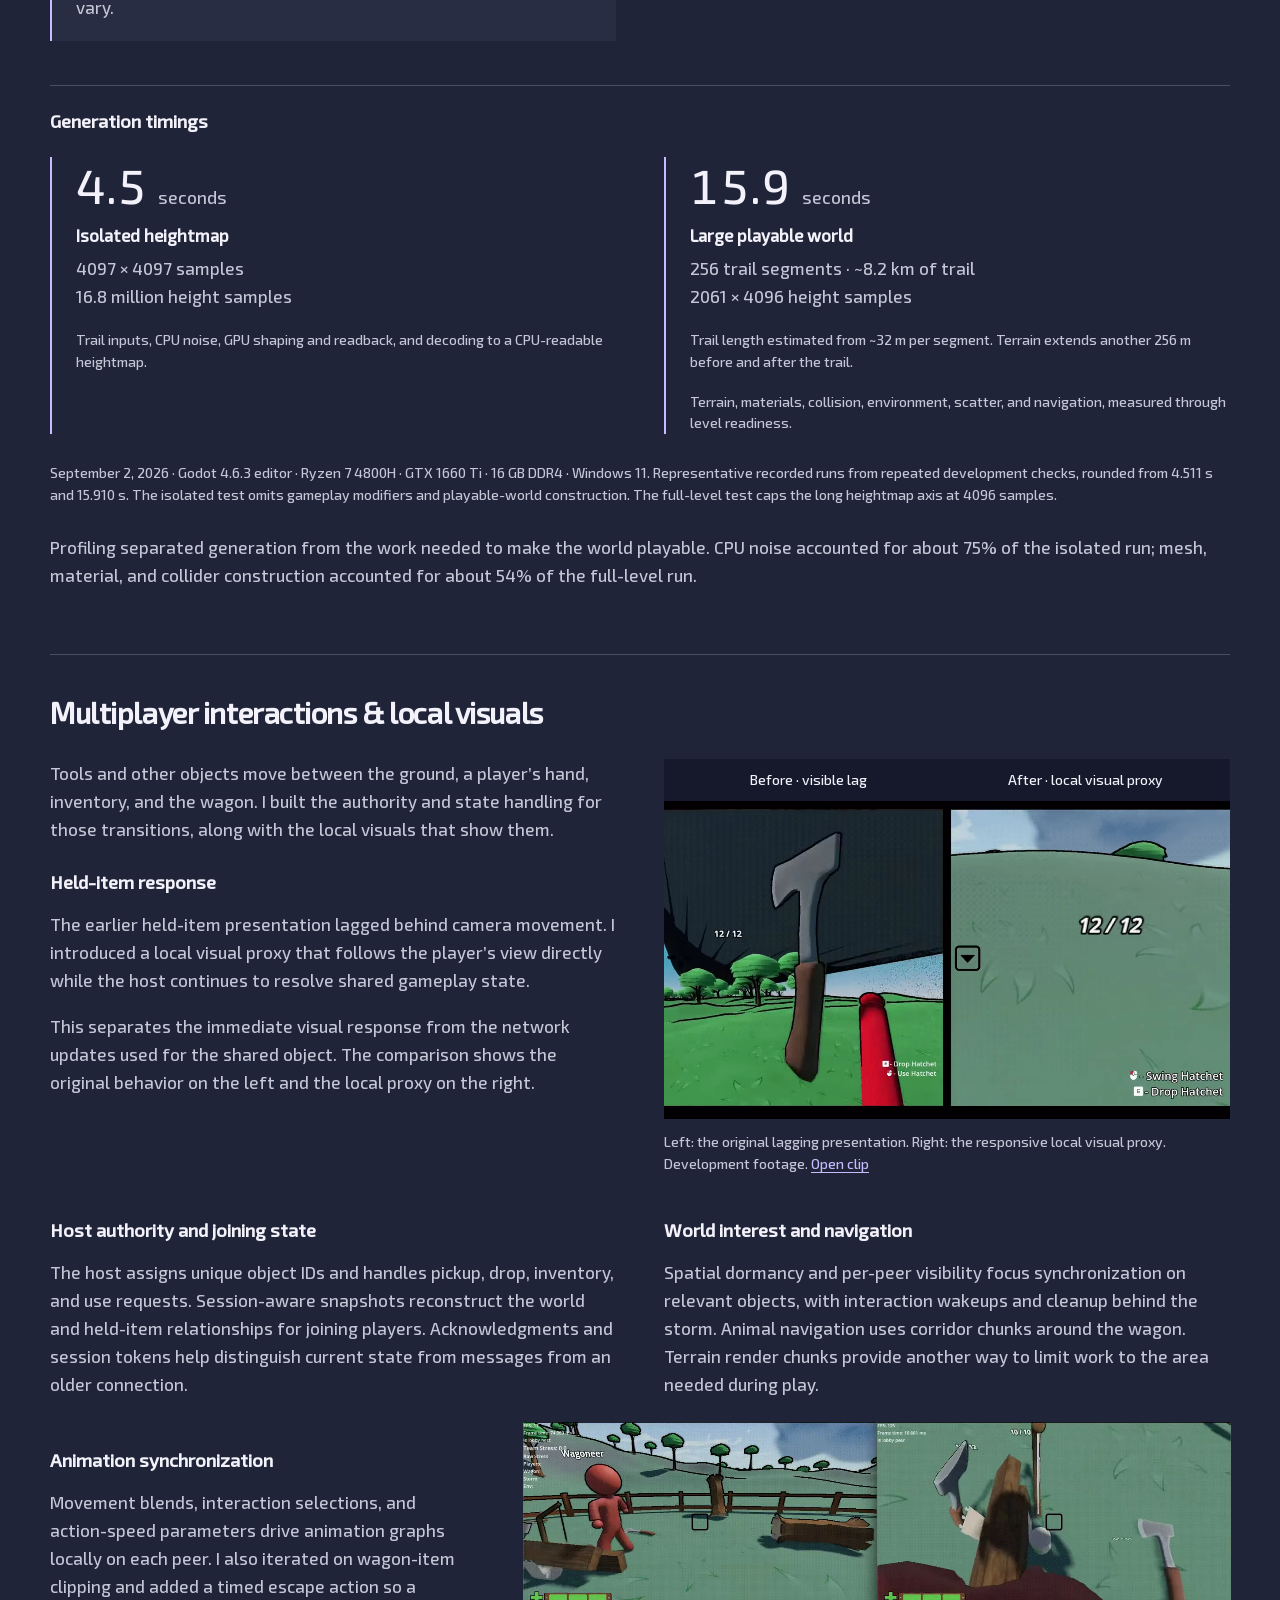
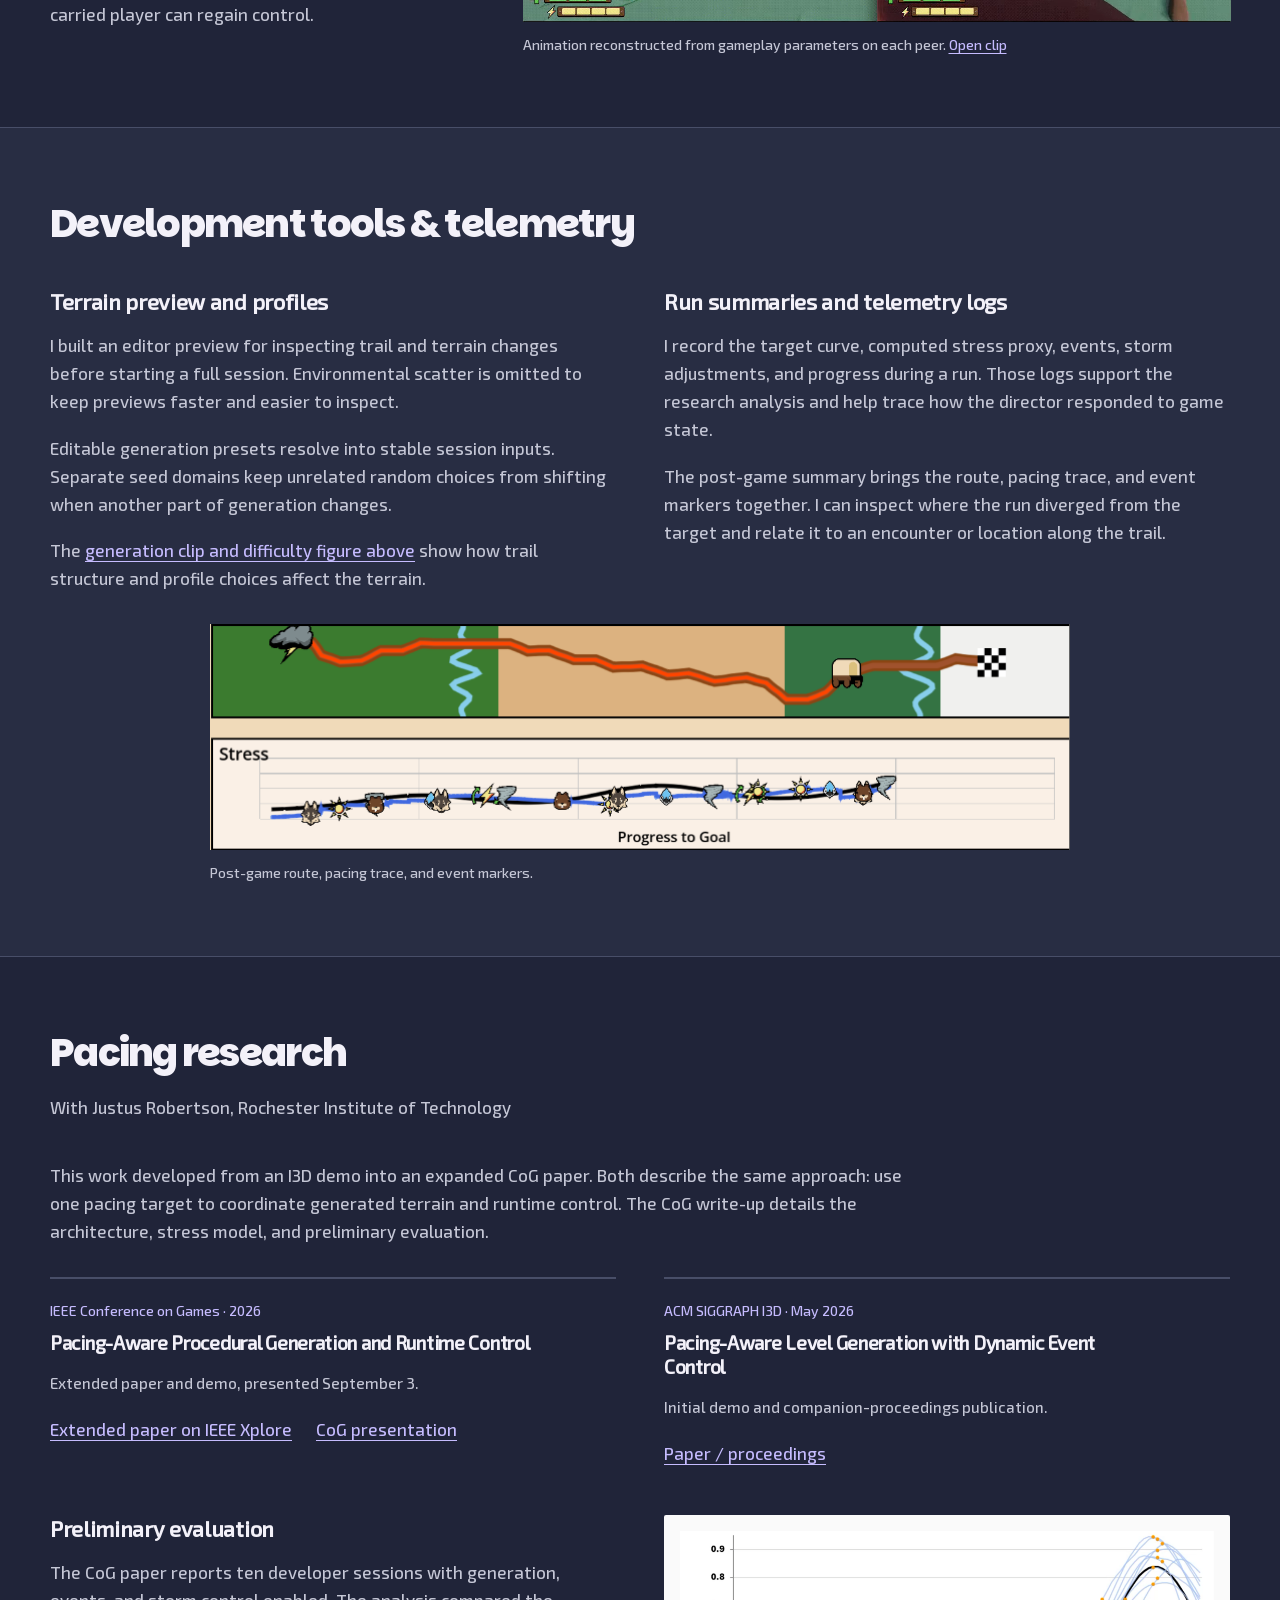
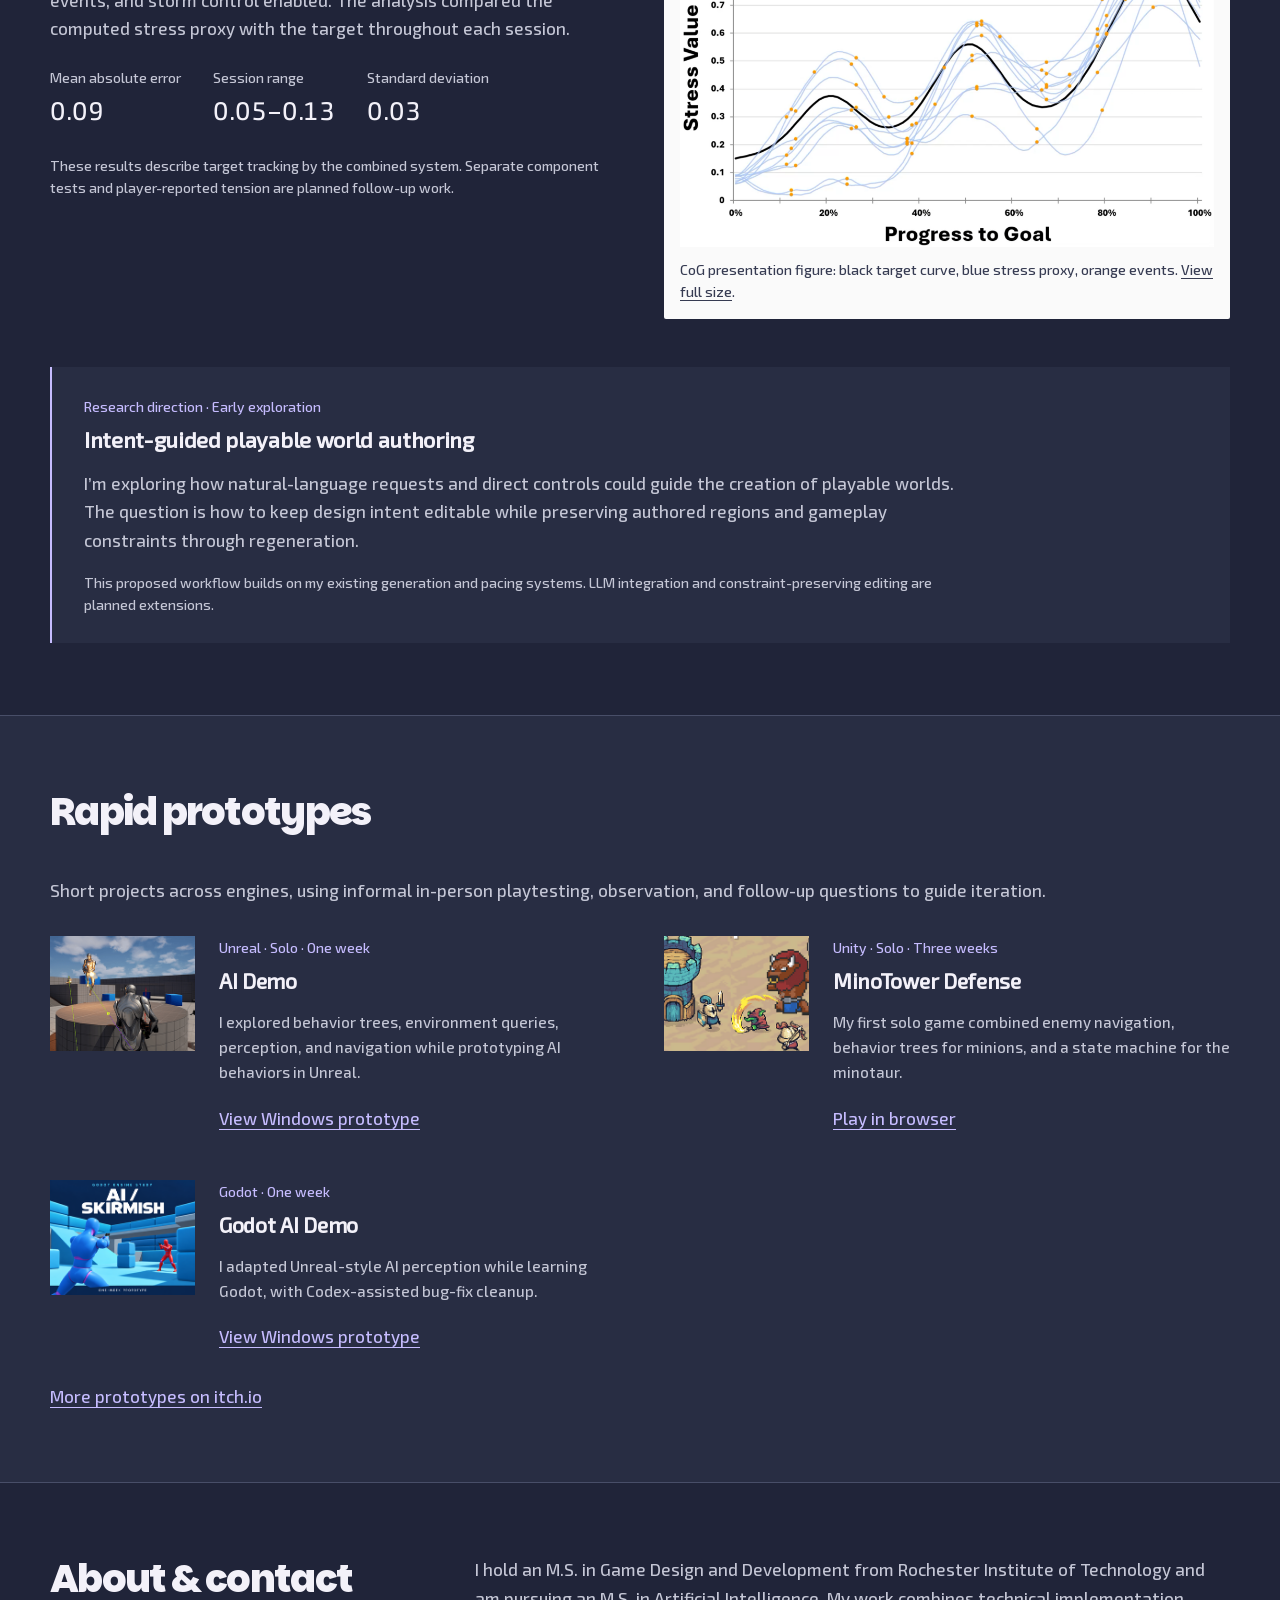
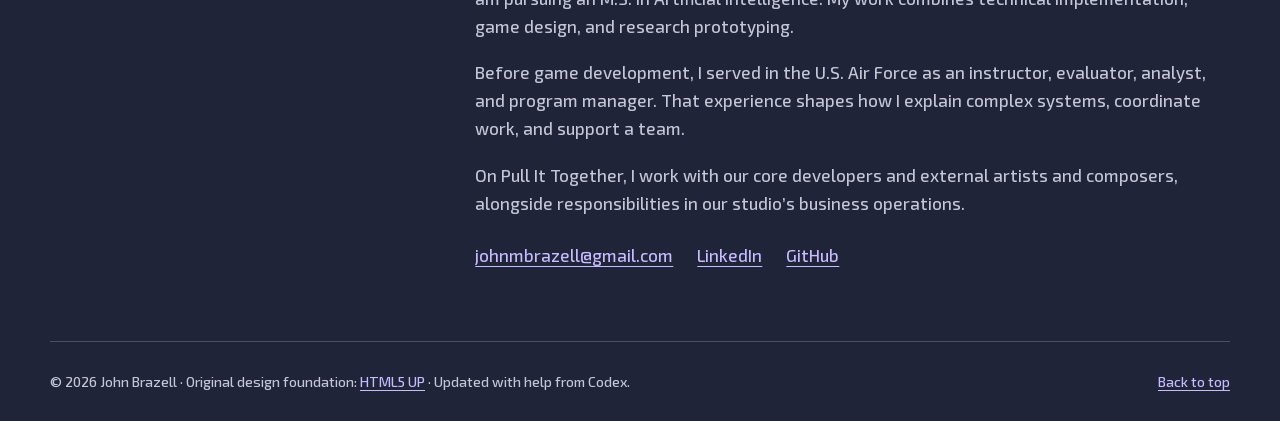
<file: case-studies/multiplayer-and-interaction.html>
<!DOCTYPE html>
<html lang="en">
<head>
  <meta charset="utf-8">
  <meta name="viewport" content="width=device-width, initial-scale=1">
  <title>Multiplayer interactions and local visuals — John Brazell</title>
  <link rel="canonical" href="https://johnbrazell.github.io/#replication">
  <link rel="stylesheet" href="../assets/css/custom.css">
  <script>
    const sections = new Set(['hero', 'procgen', 'stress-director', 'tools', 'tools-and-evidence', 'evaluation', 'performance', 'replication', 'animation']);
    const requested = location.hash.slice(1);
    location.replace('../index.html#' + (sections.has(requested) ? requested : 'replication'));
  </script>
</head>
<body>
  <main class="shell legacy-page">
    <h1>Multiplayer interactions and local visuals</h1>
    <p>The system descriptions, demonstrations, and research now appear together on the main portfolio page.</p>
    <p><a href="../index.html#replication">View this work on the portfolio</a></p>
    <nav class="inline-links" aria-label="Related work"><a href="../index.html#tools-and-evidence">Tools and telemetry</a><a href="../index.html#evaluation">Research evaluation</a><a href="../index.html#animation">Animation demonstration</a></nav>
  </main>
</body>
</html>
</file>
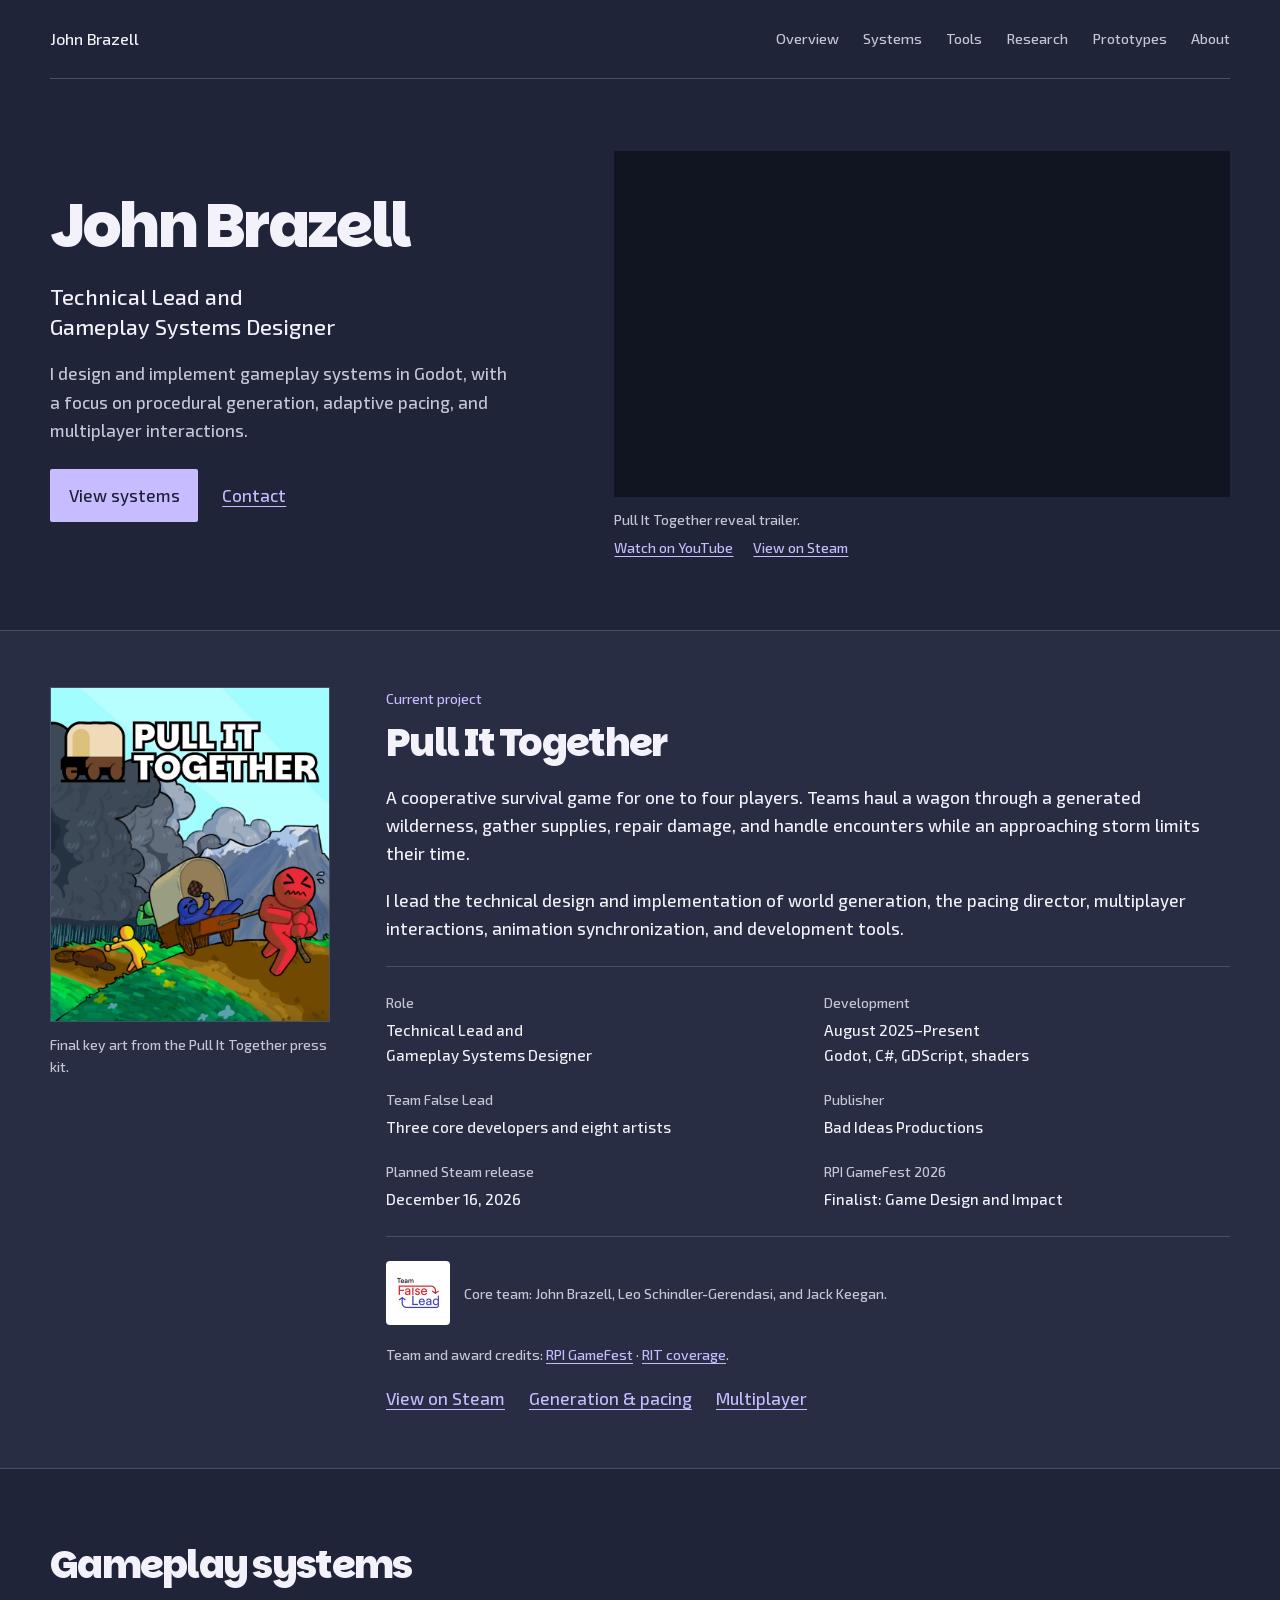
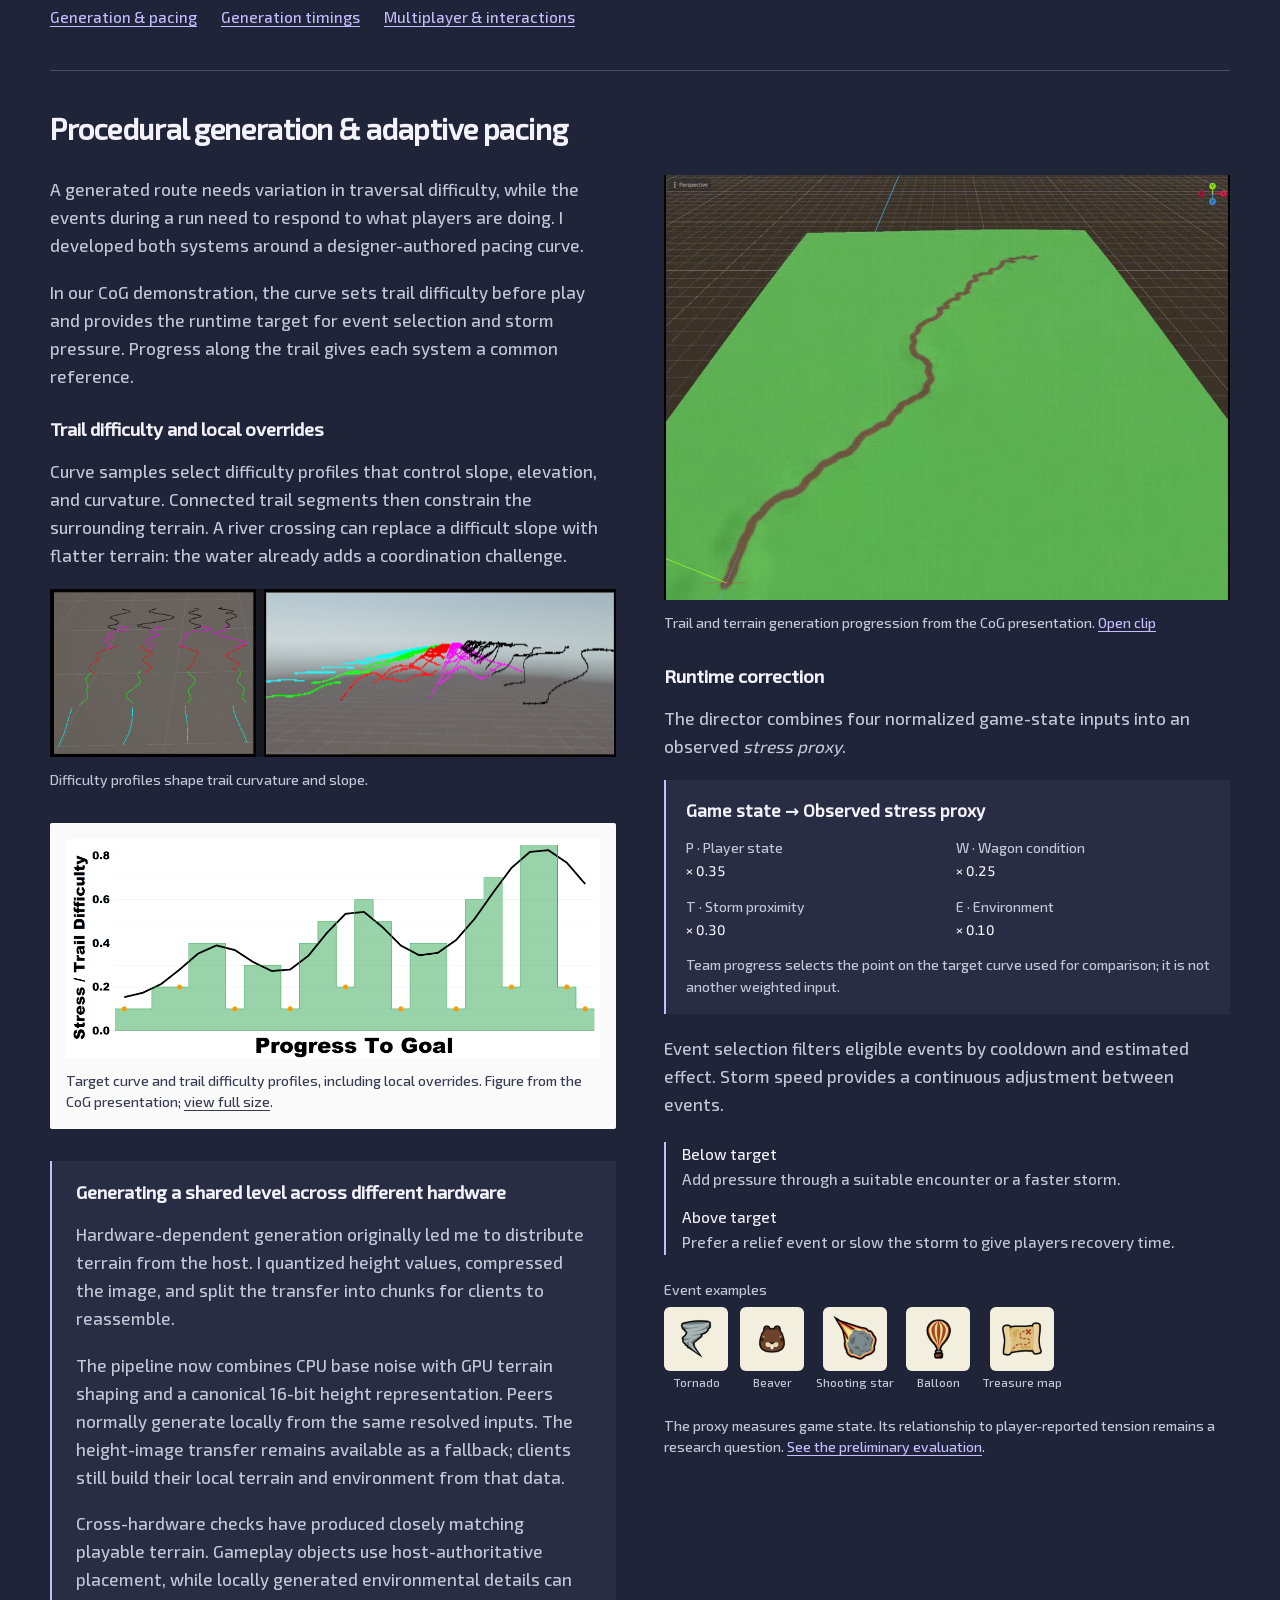
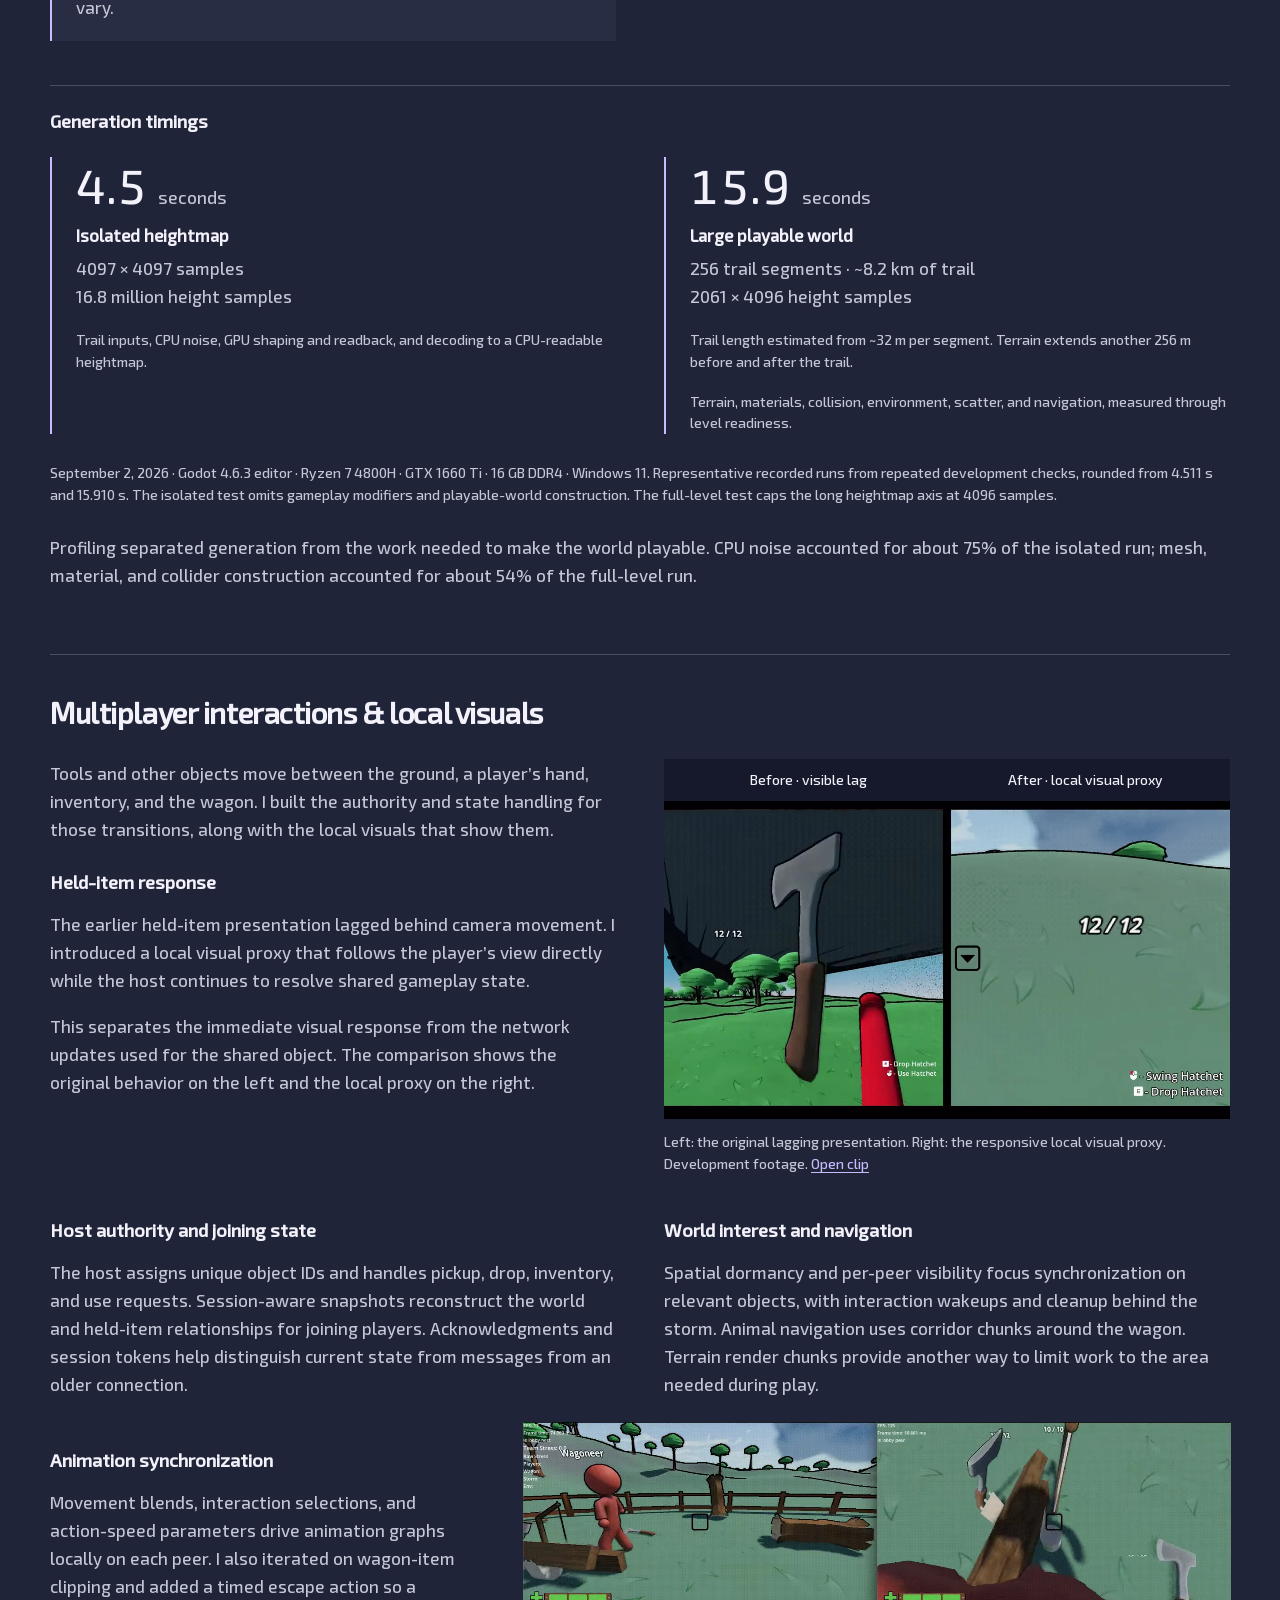
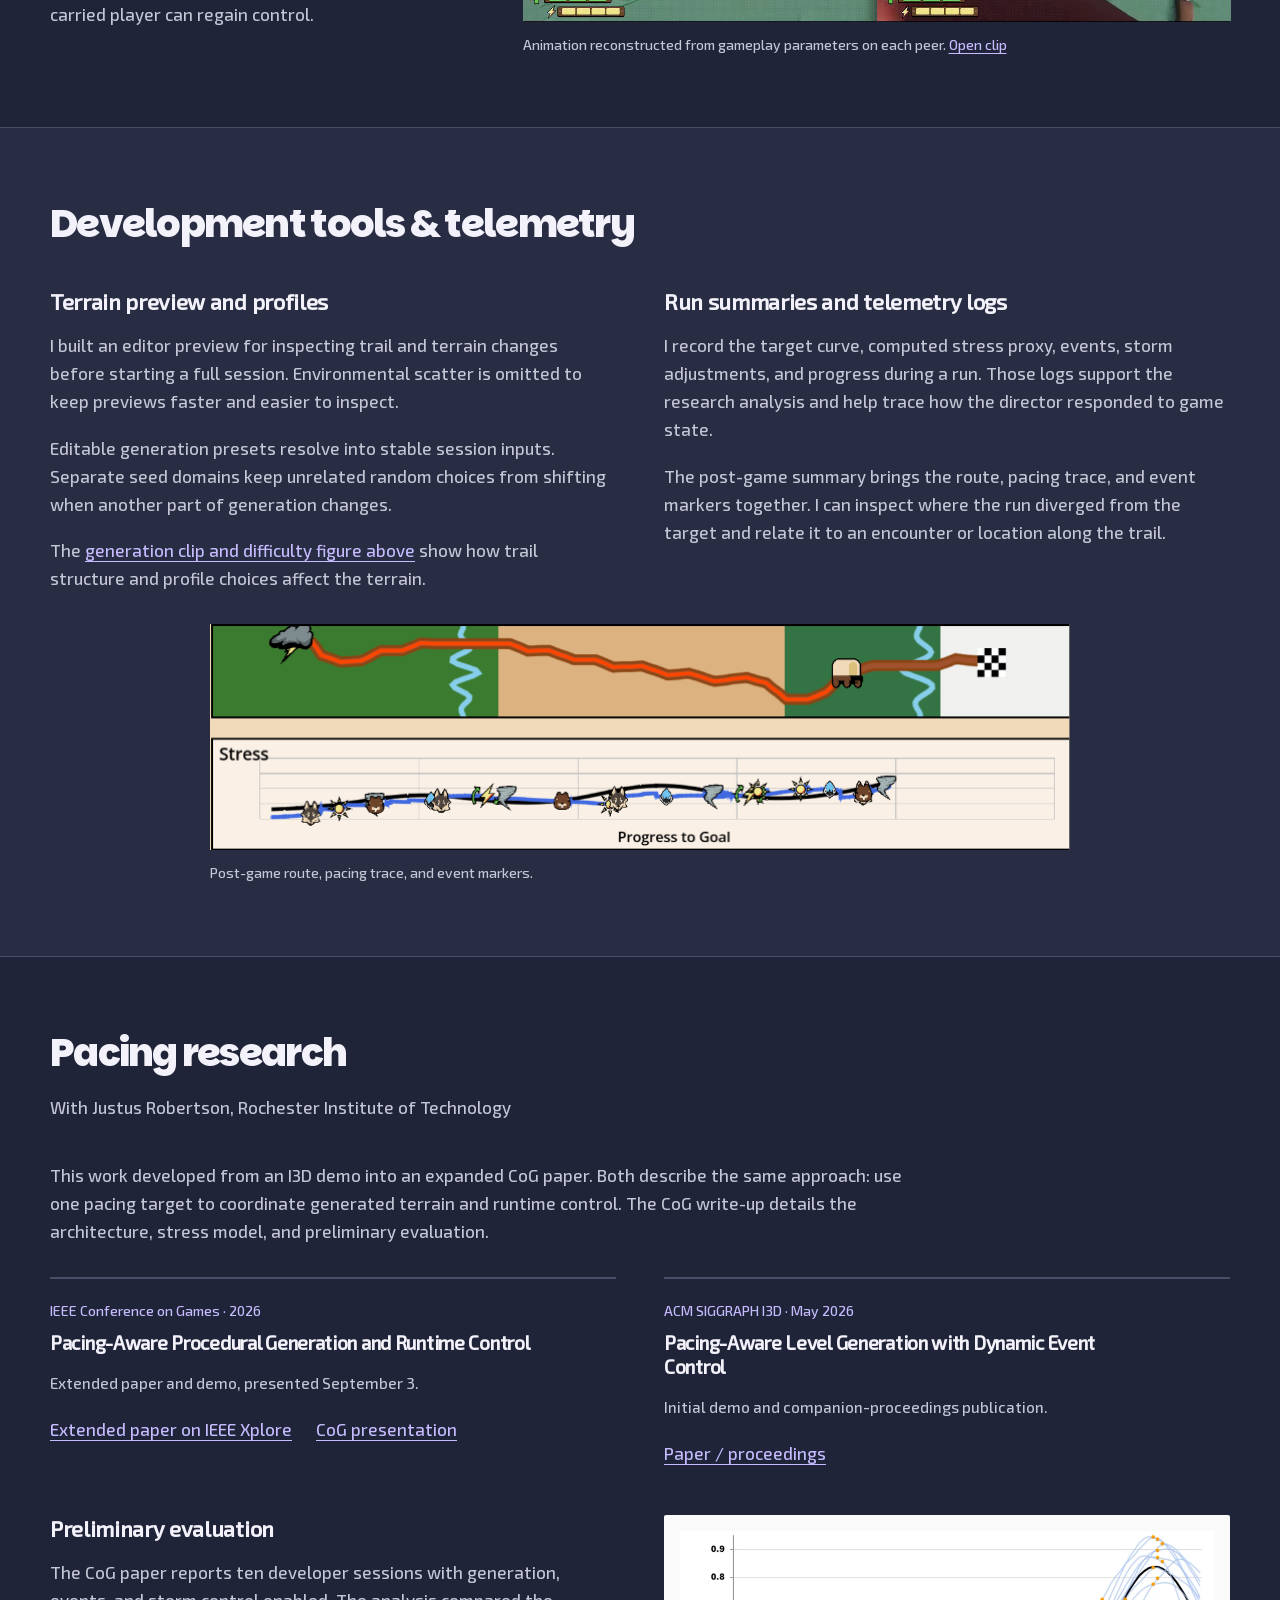
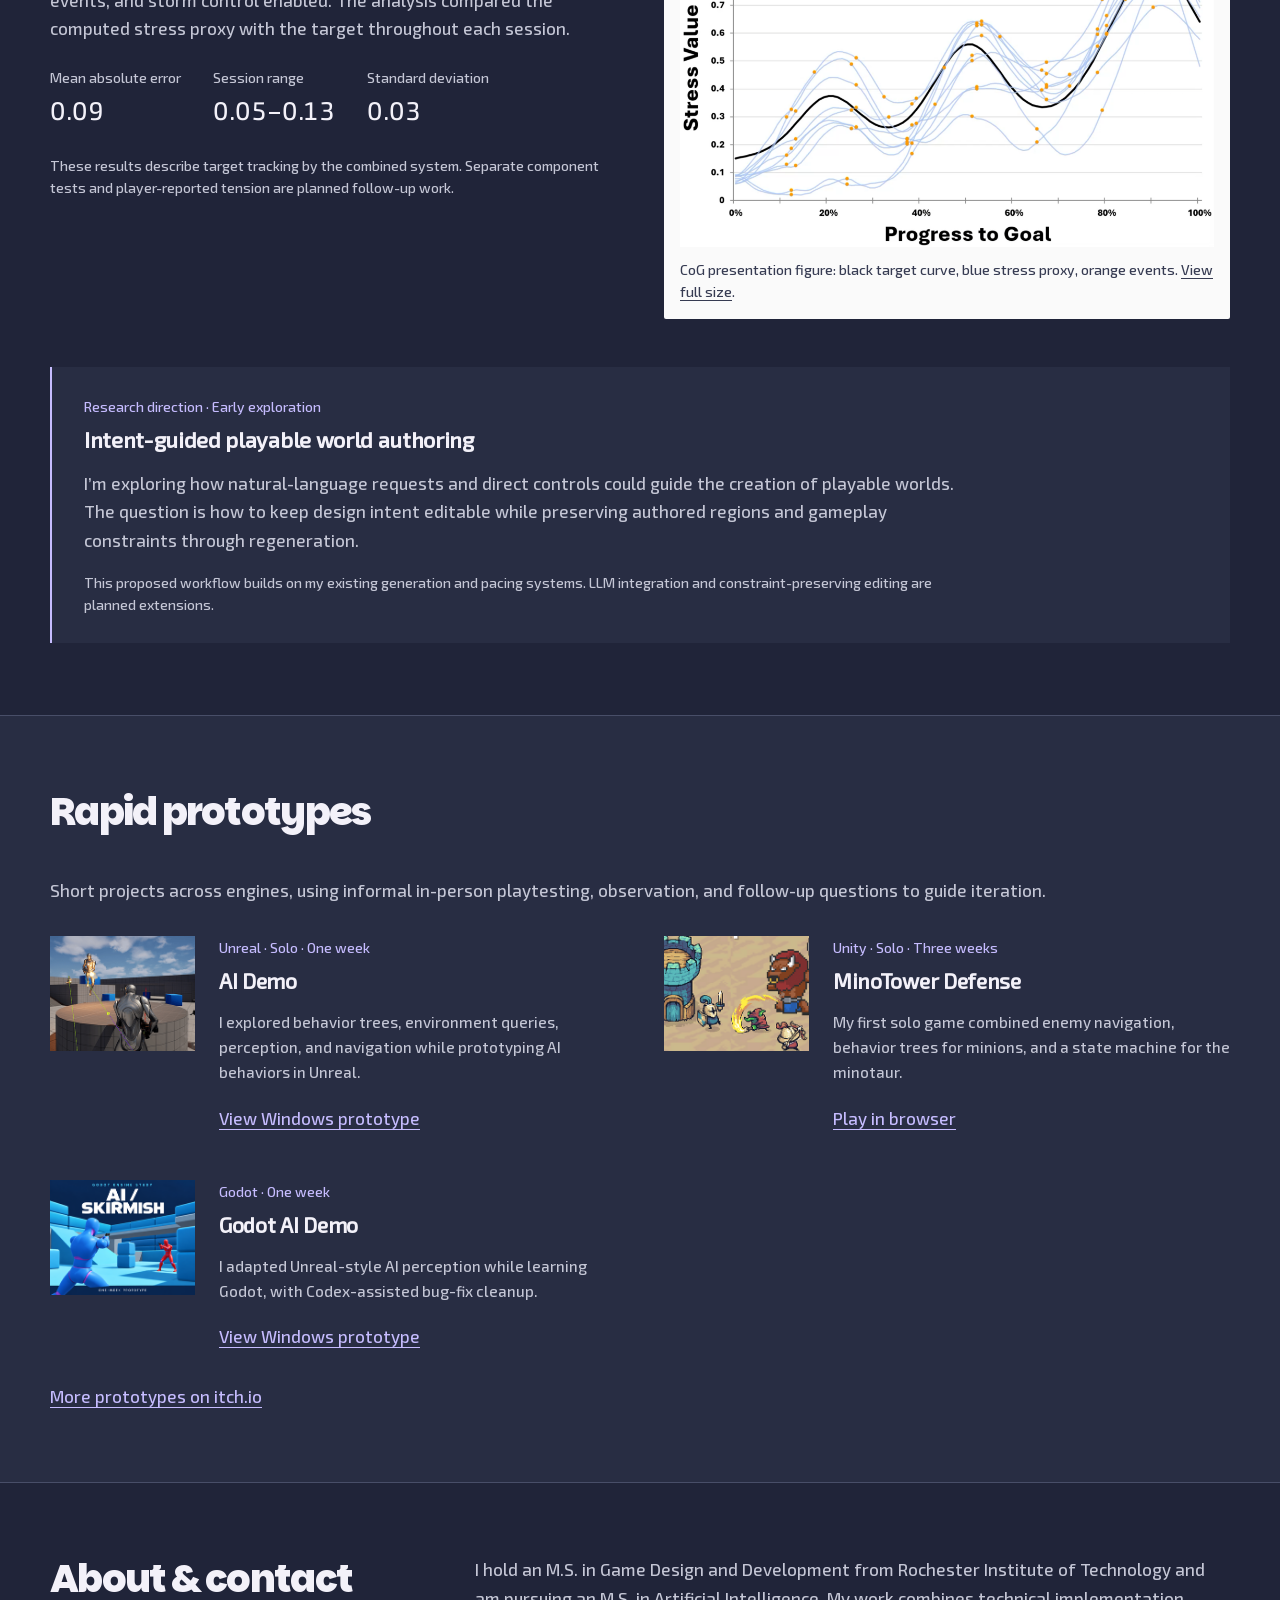
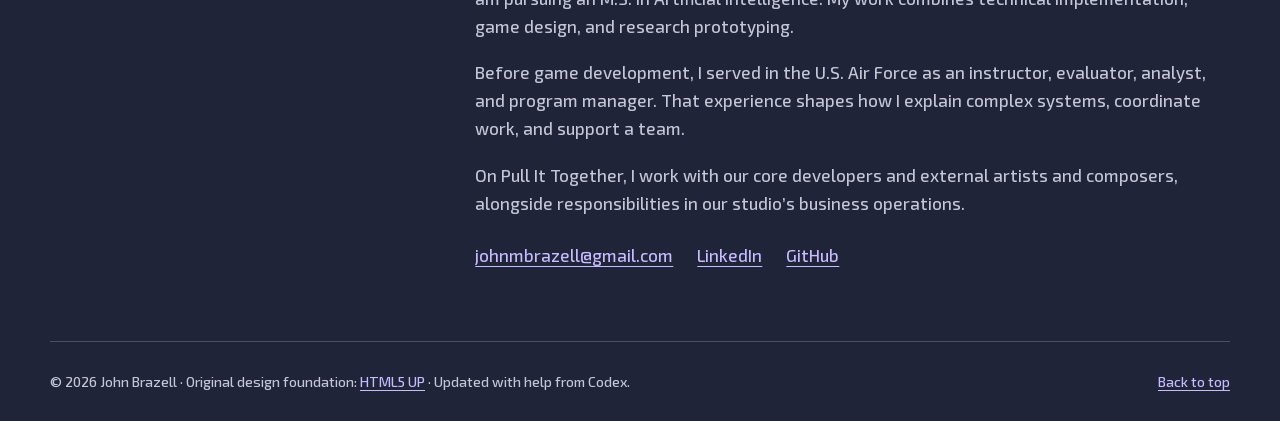
<file: case-studies/pacing-and-world-generation.html>
<!DOCTYPE html>
<html lang="en">
<head>
  <meta charset="utf-8">
  <meta name="viewport" content="width=device-width, initial-scale=1">
  <title>Procedural generation and adaptive pacing — John Brazell</title>
  <link rel="canonical" href="https://johnbrazell.github.io/#procgen">
  <link rel="stylesheet" href="../assets/css/custom.css">
  <script>
    const sections = new Set(['hero', 'procgen', 'stress-director', 'tools', 'tools-and-evidence', 'evaluation', 'performance', 'replication', 'animation']);
    const requested = location.hash.slice(1);
    location.replace('../index.html#' + (sections.has(requested) ? requested : 'procgen'));
  </script>
</head>
<body>
  <main class="shell legacy-page">
    <h1>Procedural generation and adaptive pacing</h1>
    <p>The system descriptions, demonstrations, and research now appear together on the main portfolio page.</p>
    <p><a href="../index.html#procgen">View this work on the portfolio</a></p>
    <nav class="inline-links" aria-label="Related work"><a href="../index.html#tools-and-evidence">Tools and telemetry</a><a href="../index.html#evaluation">Research evaluation</a><a href="../index.html#animation">Animation demonstration</a></nav>
  </main>
</body>
</html>
</file>
<file: assets/css/custom.css>
/* Portfolio originally based on Forty by HTML5 UP. */
@font-face{font-family:Parkinsans;src:url('../webfonts/parkinsans-latin-800-normal.ttf') format('truetype');font-weight:800;font-display:swap}
@font-face{font-family:Exo2;src:url('../webfonts/exo-2-latin-500-normal.ttf') format('truetype');font-weight:500;font-display:swap}
:root{--bg:#202439;--surface:#282d43;--ink:#f3f1f9;--muted:#c5c7d6;--accent:#c6bcff;--line:#484e68;--shell:1180px}
*{box-sizing:border-box}
html{scroll-behavior:smooth;scroll-padding-top:1.5rem}
body{margin:0;background:var(--bg);color:var(--ink);font-family:Exo2,system-ui,sans-serif;font-weight:500;font-size:17px;line-height:1.65}
h1,h2,h3,h4,h5{color:var(--ink);line-height:1.25;margin:0 0 1rem}
h1,h2{font-family:Parkinsans,system-ui,sans-serif;font-weight:800;letter-spacing:-.045em}
h1{font-size:clamp(2.5rem,4.8vw,4rem)}
h2{font-size:clamp(1.8rem,3vw,2.4rem)}
h3{font-size:1.6rem;font-weight:600;letter-spacing:-.015em}
h4{font-size:1.15rem;font-weight:600;margin-top:1.75rem}
h5{font-size:1.05rem;font-weight:600}
p{margin:0 0 1.15rem}
p:last-child{margin-bottom:0}
a{color:var(--accent);text-decoration:underline;text-decoration-thickness:1px;text-underline-offset:.22em;overflow-wrap:anywhere}
a:hover{color:#b0eddc}
a:focus-visible,button:focus-visible,video:focus-visible,summary:focus-visible{outline:3px solid #b0eddc;outline-offset:5px}
:target{scroll-margin-top:1.5rem}
img,video,iframe{display:block;max-width:100%}
img{height:auto}
video{width:100%;height:auto;background:#111522}
figure{margin:0;min-width:0}
figcaption,.small{color:var(--muted);font-size:.875rem;line-height:1.55}
figcaption{padding-top:.75rem}
figure>a{display:block}
figure>a img{width:100%}
dl{margin:0}
dd{margin:0}
.shell{width:min(var(--shell),calc(100% - 5rem));margin-inline:auto}
.section{padding-block:4.5rem}
.band{background:var(--surface);border-block:1px solid var(--line)}
.site-header{display:flex;align-items:center;justify-content:space-between;gap:2rem;padding-block:1.25rem;border-bottom:1px solid var(--line)}
.wordmark{color:var(--ink);font-size:1rem;text-decoration:none;white-space:nowrap}
.site-header nav,.inline-links,.section-nav{display:flex;align-items:center;flex-wrap:wrap;gap:.5rem 1.5rem}
.site-header nav{font-size:.9rem}
.site-header nav a{color:var(--muted);text-decoration:none;padding:.45rem 0}
.skip-link{position:fixed;top:1rem;left:1rem;padding:.75rem 1rem;background:var(--ink);color:var(--bg);z-index:100;transform:translateY(-200%)}
.skip-link:focus{transform:translateY(0);color:var(--bg)}
.hero{display:grid;grid-template-columns:.95fr 1.15fr;gap:3.5rem;align-items:center;padding-block:4.5rem}
.hero>div,.split>*{min-width:0}
.role{font-size:1.35rem;line-height:1.4}
.intro{color:var(--muted);max-width:29rem}
.hero-links{margin-top:1.6rem}
.button{background:var(--accent);color:#1b2033;text-decoration:none;padding:.7rem 1.1rem;border:1px solid transparent;border-radius:2px}
.button:hover{background:#b0eddc;color:#1b2033}
.trailer-shell{aspect-ratio:16/9;background:#111522}
.trailer-shell iframe{border:0;width:100%;height:100%}
.trailer-launch{display:block;position:relative;width:100%;height:100%;color:#fff;text-decoration:none}
.trailer-launch img{width:100%;height:100%;object-fit:cover}
.trailer-launch::after{content:'';position:absolute;inset:0;background:linear-gradient(transparent 35%,rgba(0,0,0,.7))}
.trailer-play{position:absolute;z-index:1;bottom:1.1rem;left:1.1rem;padding:.65rem 1rem;background:#202439;border:1px solid #c6bcff;border-radius:2px;color:#fff}
.trailer-play>span{padding-right:.5rem}
.project-overview{padding-block:3.5rem;display:grid;grid-template-columns:280px minmax(0,1fr);gap:3.5rem;align-items:start}
.promo-art img{width:100%;border:1px solid var(--line)}
.section-label,.publication-venue{color:var(--accent);font-size:.875rem;margin-bottom:.55rem}
.project-facts{display:grid;grid-template-columns:repeat(2,minmax(0,1fr));gap:1.25rem 2rem;padding-block:1.5rem;border-block:1px solid var(--line);margin-block:1.5rem}
.project-facts dt{color:var(--muted);font-size:.875rem;margin-bottom:.25rem}
.project-facts dd{font-size:.95rem}
.section-heading{margin-bottom:2.5rem}
.section-heading>p{color:var(--muted)}
.section-nav{font-size:.95rem}
.system-article{border-top:1px solid var(--line);padding-top:2.5rem}
.system-article+.system-article{margin-top:4rem}
.system-article>h3{margin-bottom:1.75rem;font-size:1.8rem}
.split{display:grid;grid-template-columns:repeat(2,minmax(0,1fr));gap:3rem;align-items:start}
.split p,.engineering-note p,.text-columns p,.animation-example p,.tools-row p,.research-intro,.prototype-intro,.about p{color:var(--muted)}
.split figure{align-self:start}
.figure-row{margin-top:2.5rem;align-items:center}
.figure-row h4:first-child{margin-top:0}
.light-figure{padding:1rem;background:#fafafa;color:#24283d;border-radius:2px}
.light-figure figcaption,.light-figure a{color:#363b52}
.light-figure a:hover{color:#453181}
.control-rules{padding-left:1rem;border-left:2px solid var(--accent);margin:1.5rem 0}
.control-rules>div+div{margin-top:.8rem}
.control-rules dt{font-size:.95rem;color:var(--ink)}
.control-rules dd{font-size:.95rem;color:var(--muted)}
.engineering-note{margin-top:2.5rem;padding:1.5rem 2rem;background:var(--surface);border-left:2px solid var(--accent)}
.engineering-note h4{margin-top:0}
.performance{margin-top:2.75rem;padding-top:1.5rem;border-top:1px solid var(--line)}
.performance h4{margin-top:0}
.benchmark-grid{display:grid;grid-template-columns:repeat(2,minmax(0,1fr));gap:3rem;margin-block:1.5rem}
.benchmark-grid>div{padding-left:1.5rem;border-left:2px solid var(--accent)}
.timing{font-size:3rem;color:var(--ink);line-height:1.2;margin-bottom:.65rem;font-variant-numeric:tabular-nums}
.timing span{font-size:1.1rem;color:var(--muted)}
.benchmark-grid h5{margin-bottom:.5rem}
.benchmark-grid p:not(.timing){color:var(--muted)}
.benchmark-context{margin-block:1.75rem}
.performance>p:last-child{color:var(--muted)}
.comparison-labels{display:grid;grid-template-columns:1fr 1fr;gap:.5rem;font-size:.875rem;padding:.6rem;background:#15192b;color:var(--ink);text-align:center}
.text-columns{display:grid;grid-template-columns:repeat(2,minmax(0,1fr));gap:3rem;margin-top:1rem}
.animation-example{margin-top:1.5rem;display:grid;grid-template-columns:.75fr 1.25fr;gap:3rem;align-items:center}
.animation-example h4{margin-top:0}
.tools-row h3{font-size:1.35rem}
.summary-figure{max-width:860px;margin:2rem auto 0}
.summary-figure img{width:100%;background:#e9dcc4}
.media-links{display:flex;flex-wrap:wrap;gap:.5rem 1.25rem;margin-top:.35rem}
.team-credit{display:flex;align-items:center;gap:.85rem}
.team-credit img{width:64px;height:64px;flex:none;background:#fff;border-radius:4px}
.trail-profiles{margin-top:1.25rem}
.generation-graph,.runtime-correction{margin-top:2rem}
.runtime-correction>h4:first-child{margin-top:0}
.generation-columns .engineering-note{margin-top:2rem;padding:1.25rem 1.5rem}
.stress-model{margin:1.25rem 0;padding:1rem 1.25rem;background:var(--surface);border-left:2px solid var(--accent)}
.stress-model .stress-flow{color:var(--ink);font-weight:600;margin-bottom:.75rem}
.stress-weights{display:grid;grid-template-columns:repeat(2,minmax(0,1fr));gap:.75rem 1rem;margin:0 0 .85rem;font-size:.875rem}
.stress-weights dt{color:var(--muted)}
.stress-weights dd{font-variant-numeric:tabular-nums;color:var(--ink)}
.stress-model p:last-child{margin-bottom:0}
.profile-images{display:grid;grid-template-columns:318fr 542fr;gap:.5rem;align-items:center;background:#151820}
.profile-images img{width:100%;height:auto}
.director-icons{display:flex;flex-wrap:wrap;gap:1rem 1.75rem;margin:1.5rem 0}
.director-icons p{margin-bottom:.4rem}
.icon-list{display:flex;flex-wrap:wrap;gap:.75rem;list-style:none;padding:0;margin:0}
.icon-list li{display:flex;flex-direction:column;align-items:center;gap:.25rem;max-width:80px;text-align:center;font-size:.75rem;color:var(--muted);line-height:1.3}
.icon-list img{width:64px;height:64px;background:#f3efdf;border-radius:6px}
.research-intro{max-width:55rem}
.publication-history{padding:0;list-style:none;display:grid;grid-template-columns:1fr 1fr;gap:3rem;margin:2rem 0 3rem}
.publication-history li{padding-top:1.25rem;border-top:2px solid var(--line)}
.publication-history h3{font-size:1.2rem;max-width:30rem}
.publication-history p:not(.publication-venue){color:var(--muted);font-size:.95rem}
.evaluation h3{font-size:1.35rem}
.evaluation-results{display:flex;flex-wrap:wrap;gap:1rem 2rem;margin:1.5rem 0}
.evaluation-results dt{font-size:.875rem;color:var(--muted)}
.evaluation-results dd{font-size:1.6rem;color:var(--ink);font-variant-numeric:tabular-nums}
.research-direction{padding:1.75rem 2rem;border-left:2px solid var(--accent);margin-top:3rem;background:var(--surface)}
.research-direction h3{font-size:1.35rem}
.research-direction p:not(.section-label){color:var(--muted);max-width:56rem}
.prototype-grid{display:grid;grid-template-columns:1fr 1fr;gap:3rem;margin-top:2rem}
.prototype-grid article{display:grid;grid-template-columns:145px minmax(0,1fr);gap:1.5rem;align-items:start}
.prototype-image img{width:100%;height:auto}
.prototype-grid h3{font-size:1.3rem}
.prototype-grid p:not(.section-label){color:var(--muted);font-size:.95rem}
.archive-link{margin-top:2rem}
.about{display:grid;grid-template-columns:1fr 2fr;gap:3rem}
.contact-links{margin-top:1.5rem}
.site-footer{padding-block:1.75rem;border-top:1px solid var(--line);display:flex;justify-content:space-between;align-items:start;gap:1.5rem;color:var(--muted);font-size:.875rem}
.site-footer p{margin:0}
.legacy-page{max-width:48rem;padding-block:4rem}
@media(max-width:1000px){
  .shell{width:calc(100% - 3rem)}
  .site-header{gap:1rem;flex-wrap:wrap}
  .hero{gap:2rem}
  .project-overview{grid-template-columns:220px minmax(0,1fr);gap:2.5rem}
  .split,.text-columns,.benchmark-grid,.publication-history,.prototype-grid{gap:2rem}
  .prototype-grid article{grid-template-columns:1fr}
  .prototype-image{max-width:220px}
}
@media(max-width:760px){
  .hero,.split,.text-columns,.animation-example,.about{grid-template-columns:1fr;gap:1.75rem}
  .hero{padding-block:2.75rem}
  .hero .intro{max-width:38rem}
  .section{padding-block:3rem}
  .project-overview{grid-template-columns:150px minmax(0,1fr);gap:1.5rem}
  .project-facts{grid-template-columns:1fr;gap:1rem}
  .publication-history{grid-template-columns:1fr;gap:1.5rem}
  .figure-row{margin-top:2rem}
  .figure-row>figure{order:2}
  .engineering-note{padding:1.25rem}
  .animation-example{margin-top:2rem}
  .system-article+.system-article{margin-top:3rem}
  .site-footer{flex-direction:column;gap:.75rem}
}
@media(max-width:480px){
  .profile-images{grid-template-columns:1fr;background:transparent;gap:.75rem}
  .profile-images img{max-width:100%;width:auto;margin-inline:auto}
  body{font-size:16px}
  .shell{width:calc(100% - 2.5rem)}
  .site-header nav{gap:.3rem 1rem}
  .site-header nav a{padding:.6rem 0}
  .project-overview{grid-template-columns:1fr}
  .promo-art{max-width:230px;margin-inline:auto}
  .project-facts{grid-template-columns:repeat(2,minmax(0,1fr));gap:1rem}
  .project-facts dd{font-size:.875rem}
  .benchmark-grid,.prototype-grid{grid-template-columns:1fr}
  .timing{font-size:2.75rem}
  .system-article>h3{font-size:1.5rem}
  .light-figure{padding:.65rem}
  .research-direction{padding:1.25rem}
  .prototype-grid article{grid-template-columns:100px minmax(0,1fr);gap:1rem}
}
@media(prefers-reduced-motion:reduce){html{scroll-behavior:auto}}
</file>
